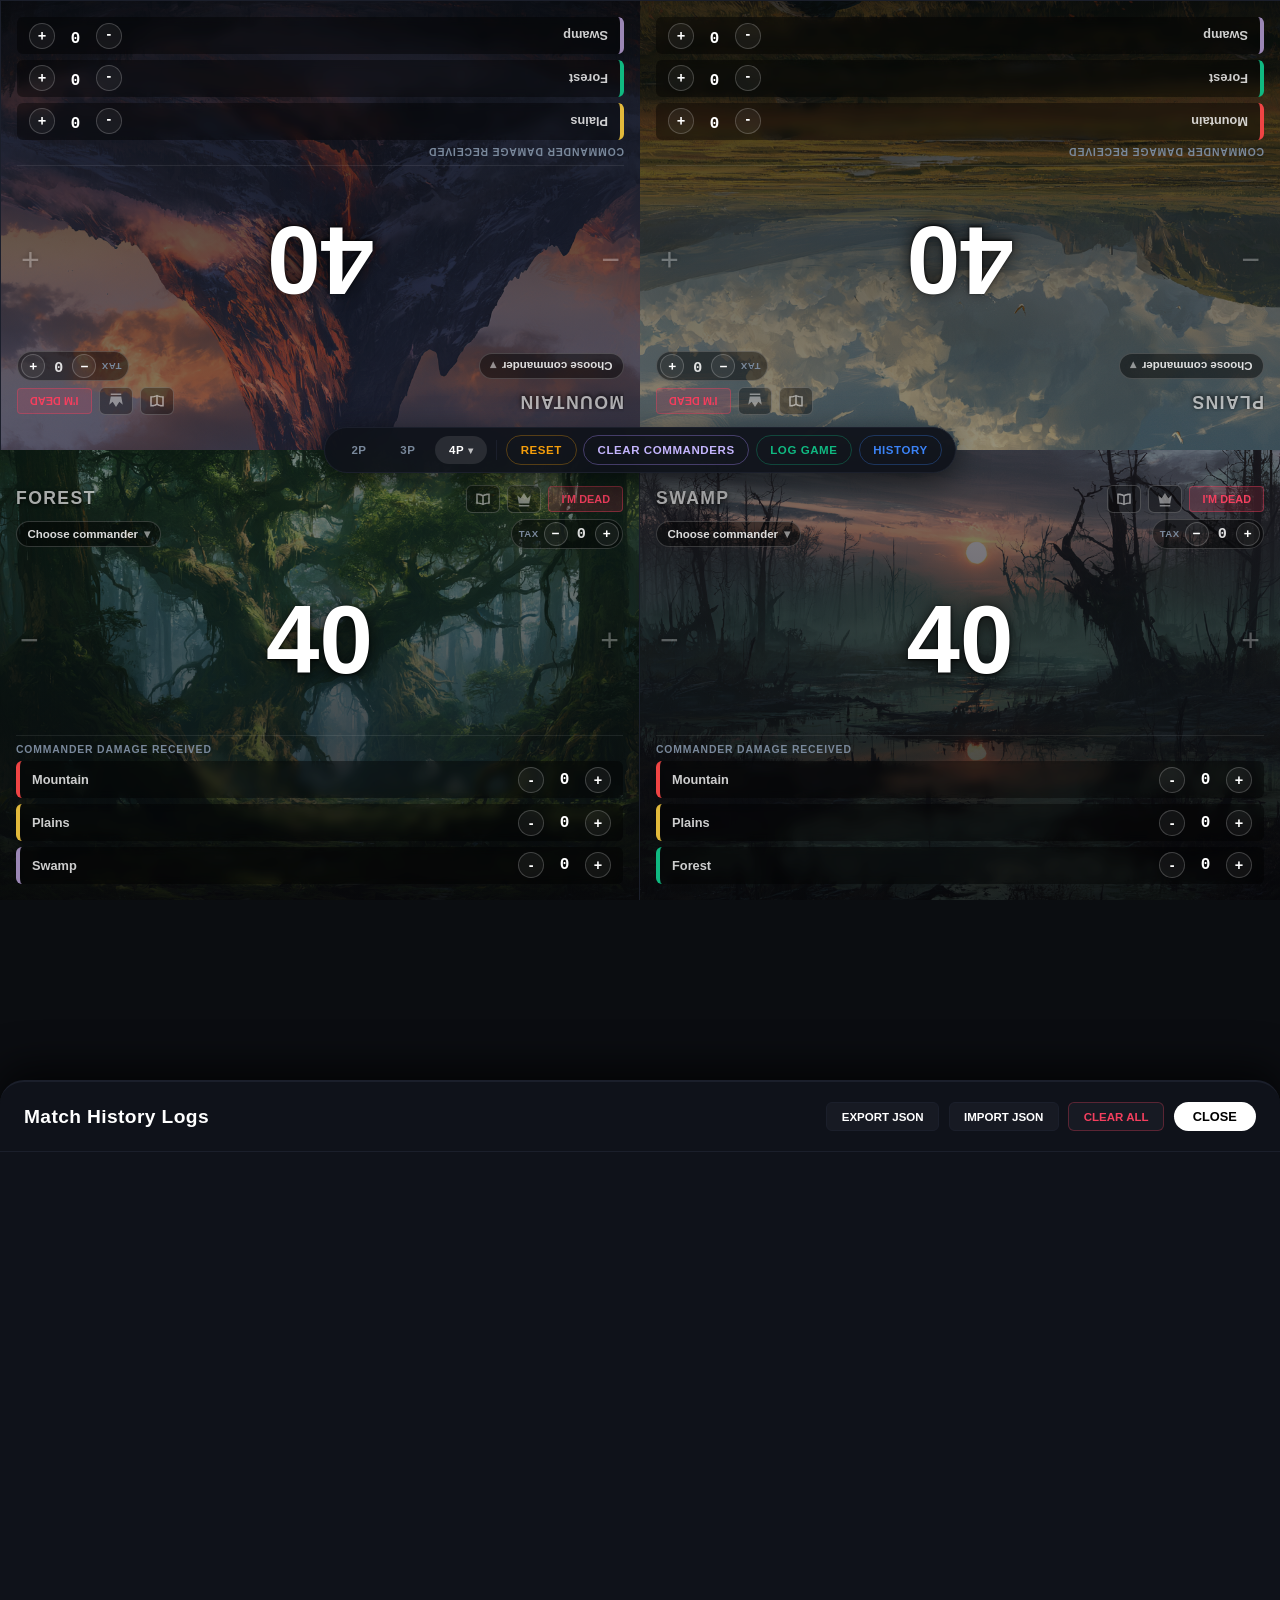
<file: app/index.html>
<!DOCTYPE html>
<html lang="en">
<head>
  <meta charset="UTF-8">
  <meta name="viewport" content="width=device-width, initial-scale=1.0, maximum-scale=1.0, user-scalable=no">
  <title>Urza's Abacus: Commander Life Tracker</title>
  <meta name="description" content="Urza's Abacus: a free life tracker for Magic: The Gathering Commander (EDH). Life, commander damage, commander tax, the monarch and match history for 2–4 players on one shared device.">
  <meta name="application-name" content="Urza's Abacus">
  <meta name="apple-mobile-web-app-title" content="Urza's Abacus">
  <meta name="apple-mobile-web-app-capable" content="yes">
  <meta name="mobile-web-app-capable" content="yes">
  <meta name="theme-color" content="#0b0d11">
  <link rel="icon" type="image/svg+xml" href="favicon.svg">

  <link rel="stylesheet" href="css/base.css">
  <link rel="stylesheet" href="css/layout.css">
  <link rel="stylesheet" href="css/player-card.css">
  <link rel="stylesheet" href="css/commander-picker.css">
  <link rel="stylesheet" href="css/hud.css">
  <link rel="stylesheet" href="css/history.css">
</head>
<body>

  <!-- The table. BoardView fills it with one player card per seat. -->
  <main class="board" id="board" data-players="4"></main>

  <!-- Control bar -->
  <nav class="hud-controller-bar" id="hud" aria-label="Game controls">
    <button class="hud-btn" type="button" data-players="2">2P</button>
    <button class="hud-btn" type="button" data-players="3">3P</button>
    <button class="hud-btn active hud-btn-4p" type="button" data-players="4" aria-haspopup="true" aria-expanded="false">4P<span class="hud-caret" aria-hidden="true">▾</span></button>
    <div class="hud-divider"></div>
    <button class="hud-btn btn-reset" type="button" data-action="reset">Reset</button>
    <button class="hud-btn btn-lands" type="button" data-action="clear-commanders" title="Set every seat back to its land background">Clear Commanders</button>
    <button class="hud-btn btn-action" type="button" data-action="log-game">Log Game</button>
    <button class="hud-btn btn-log" type="button" data-action="open-history">History</button>
  </nav>

  <!-- 4P layout chooser: opens from the 4P button. It sits outside the control bar so it
       never turns with it, and its diagrams always match how the tablet lies. HudView fills it. -->
  <div class="layout-chooser" id="layout-chooser" role="menu" aria-label="Four-player layout"></div>

  <!-- Match history panel -->
  <section class="history-panel" id="history-panel" aria-label="Match history">
    <div class="panel-header">
      <h2>Match History Logs</h2>
      <div class="panel-actions">
        <button class="action-btn" type="button" data-action="export">Export JSON</button>
        <button class="action-btn" type="button" data-action="import">Import JSON</button>
        <button class="action-btn danger" type="button" data-action="clear">Clear All</button>
        <button class="action-btn close-btn" type="button" data-action="close-history">Close</button>
      </div>
    </div>
    <div class="history-stream" data-role="history-stream"></div>
    <input class="visually-hidden-input" type="file" accept=".json,application/json" data-role="import-file">
  </section>

  <!-- ===== View templates ===== -->

  <template id="player-card-template">
    <section class="player-card">
      <div class="card-header">
        <input class="player-name-input" type="text" data-role="name" aria-label="Player name" autocomplete="off">
        <div class="header-actions">
          <button class="lore-btn" type="button" data-action="lore" aria-label="Lore: cryptids of this land" aria-pressed="false" title="Lore: cryptids of this land">
            <svg viewBox="0 0 24 24" fill="currentColor" aria-hidden="true"><path d="M12 6.6C10.3 5.3 7.9 4.6 5 4.6H3v13.8h2c2.9 0 5.3.7 7 2 1.7-1.3 4.1-2 7-2h2V4.6h-2c-2.9 0-5.3.7-7 2zm-1 11.4c-1.6-.8-3.6-1.3-6-1.4V6.6c2.4.1 4.4.7 6 1.7V18zm8-1.4c-2.4.1-4.4.6-6 1.4V8.3c1.6-1 3.6-1.6 6-1.7v10z"/></svg>
          </button>
          <button class="monarch-btn" type="button" data-action="monarch" aria-label="Monarch" aria-pressed="false">
            <svg viewBox="0 0 24 24" fill="currentColor" aria-hidden="true"><path d="M3 7l4.5 4L12 4l4.5 7L21 7l-2 11H5L3 7zm2 13h14v2H5v-2z"/></svg>
          </button>
          <button class="dead-btn" type="button" data-action="dead">I'm Dead</button>
        </div>
      </div>

      <div class="commander-line">
        <button class="commander-pick-btn" type="button" data-action="open-picker">
          <span class="cp-label" data-role="commander-label">Choose commander</span><span class="cp-caret">▾</span>
        </button>
        <span class="art-credit" data-role="art-credit"></span>
        <div class="commander-meta">
          <div class="tax-control" data-role="tax" aria-label="Commander tax">
            <span class="tax-label">Tax</span>
            <button class="tax-btn" type="button" data-action="tax" data-step="-1" aria-label="Remove commander tax">−</button>
            <span class="tax-val" data-role="tax-value">0</span>
            <button class="tax-btn" type="button" data-action="tax" data-step="1" aria-label="Add commander tax">+</button>
          </div>
          <!-- Commander's color identity as mana pips, filled in by PlayerCardView -->
          <div class="commander-colors" data-role="commander-colors"></div>
        </div>
      </div>

      <!-- Tap the left half to lose life, the right half to gain life -->
      <div class="life-engine">
        <button class="life-zone life-zone-minus" type="button" data-action="life" data-step="-1" aria-label="Lose 1 life"><span class="life-zone-hint" aria-hidden="true">−</span></button>
        <span class="life-val" data-role="life">40</span>
        <button class="life-zone life-zone-plus" type="button" data-action="life" data-step="1" aria-label="Gain 1 life"><span class="life-zone-hint" aria-hidden="true">+</span></button>
      </div>

      <div class="commander-panel">
        <div class="panel-title">Commander Damage Received</div>
        <div class="cmd-rows" data-role="cmd-rows"></div>
      </div>

      <!-- Lore: the card flips to the AlphaCryptids of this seat's land -->
      <div class="lore-panel" data-role="lore" aria-hidden="true">
        <div class="lore-head">
          <div>
            <div class="lore-set">AlphaCryptids</div>
            <h3 class="lore-title" data-role="lore-title">Lore</h3>
          </div>
          <button class="lore-close" type="button" data-action="lore">Back</button>
        </div>
        <ul class="lore-list" data-role="lore-list"></ul>
      </div>

      <div class="commander-picker" data-role="picker">
        <div class="picker-top">
          <input class="picker-search" type="search" placeholder="Search commanders…" autocomplete="off" autocorrect="off" spellcheck="false" data-role="picker-search" aria-label="Search commanders">
          <button class="picker-close" type="button" data-action="close-picker">Close</button>
        </div>
        <div class="picker-results" data-role="picker-results"></div>
      </div>
    </section>
  </template>

  <template id="cmd-row-template">
    <div class="cmd-row">
      <span class="cmd-label" data-role="cmd-label"></span>
      <div class="cmd-controls">
        <button class="cmd-sub-btn" type="button" data-action="cmd" data-step="-1" aria-label="Remove commander damage">-</button>
        <span class="cmd-damage-val" data-role="cmd-value">0</span>
        <button class="cmd-sub-btn" type="button" data-action="cmd" data-step="1" aria-label="Add commander damage">+</button>
      </div>
    </div>
  </template>

  <!-- ===== Scripts (order matters: config, utils, models, views, controllers, app) =====
       Plain scripts sharing one EDH namespace, so the app still works
       when index.html is opened straight from a folder. -->
  <script src="js/config.js"></script>
  <script src="js/utils/emitter.js"></script>
  <script src="js/utils/storage.js"></script>
  <script src="js/utils/dom.js"></script>
  <script src="js/utils/mana.js"></script>
  <script src="js/models/CommanderCatalog.js"></script>
  <script src="js/models/LoreCatalog.js"></script>
  <script src="js/models/GameModel.js"></script>
  <script src="js/models/HistoryModel.js"></script>
  <script src="js/views/CommanderPickerView.js"></script>
  <script src="js/views/PlayerCardView.js"></script>
  <script src="js/views/BoardView.js"></script>
  <script src="js/views/HudView.js"></script>
  <script src="js/views/HistoryView.js"></script>
  <script src="js/controllers/GameController.js"></script>
  <script src="js/controllers/CommanderController.js"></script>
  <script src="js/controllers/HistoryController.js"></script>
  <script src="js/app.js"></script>
</body>
</html>
</file>
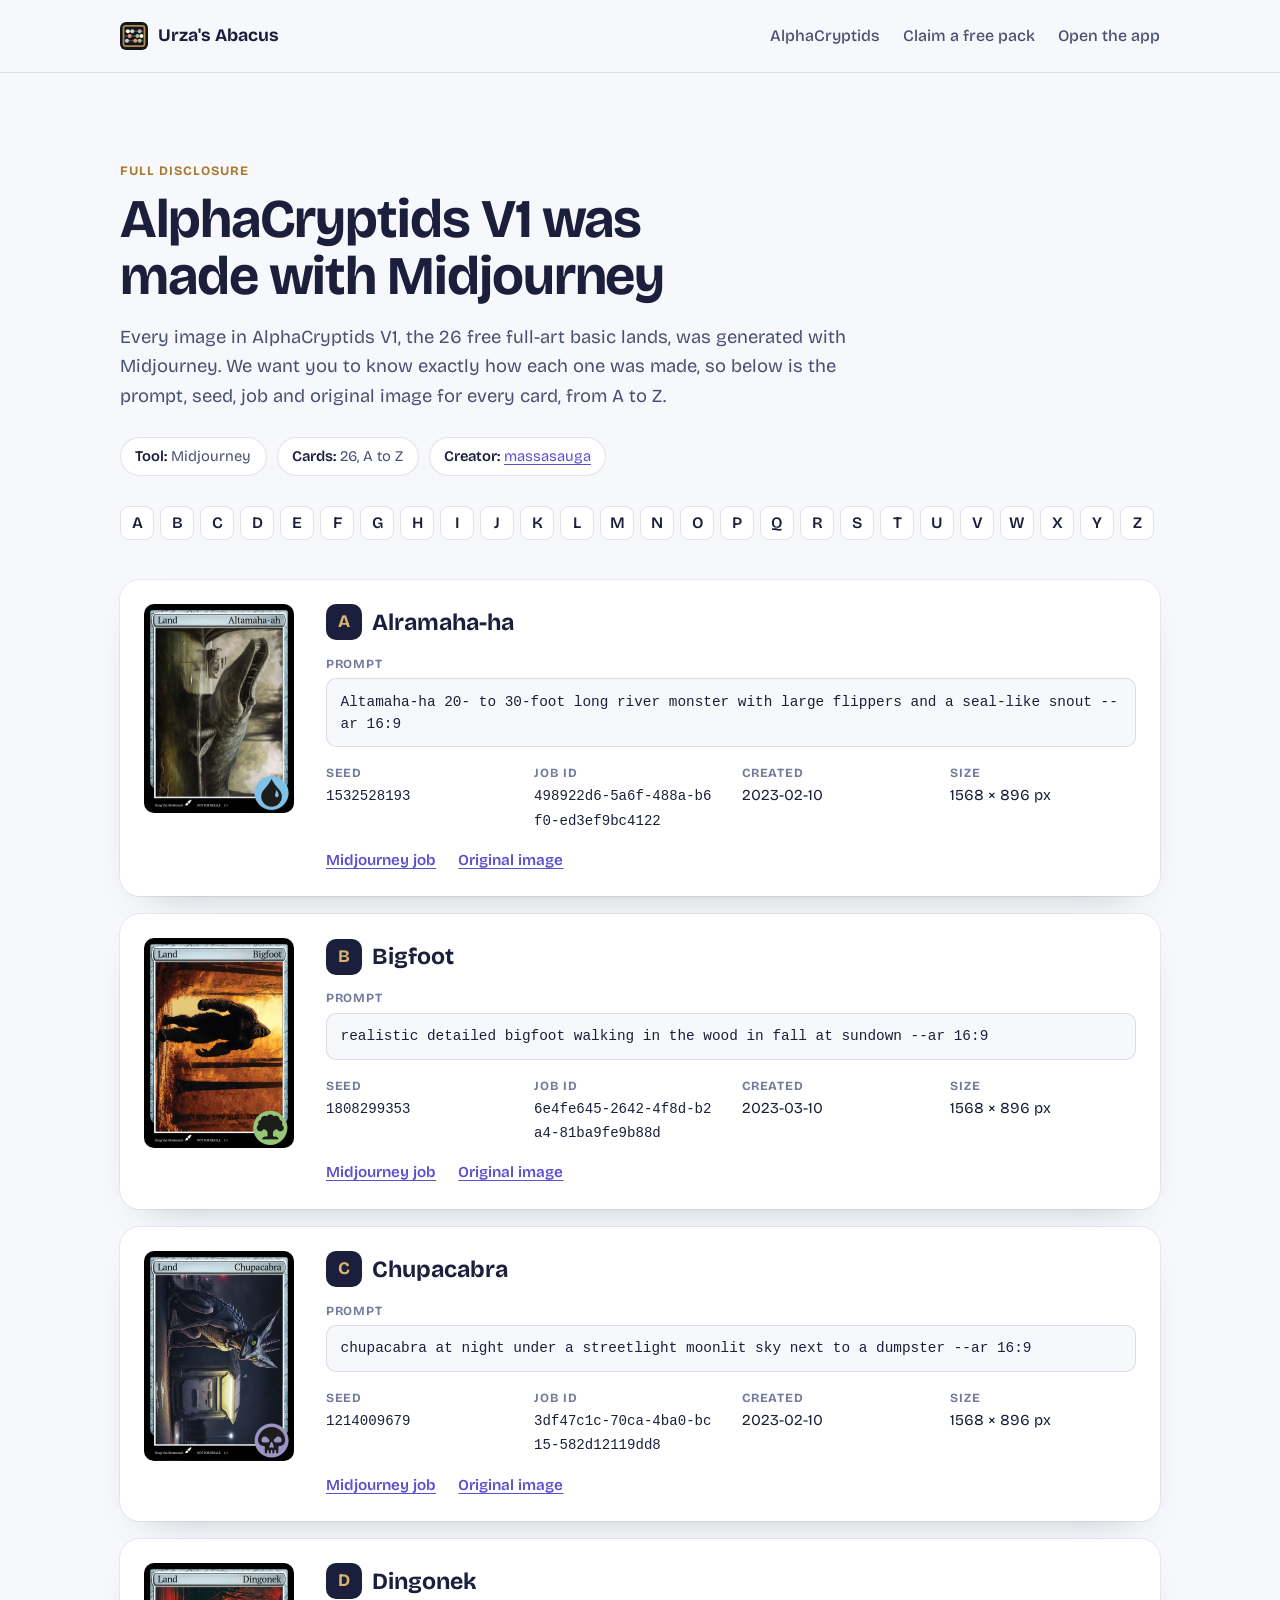
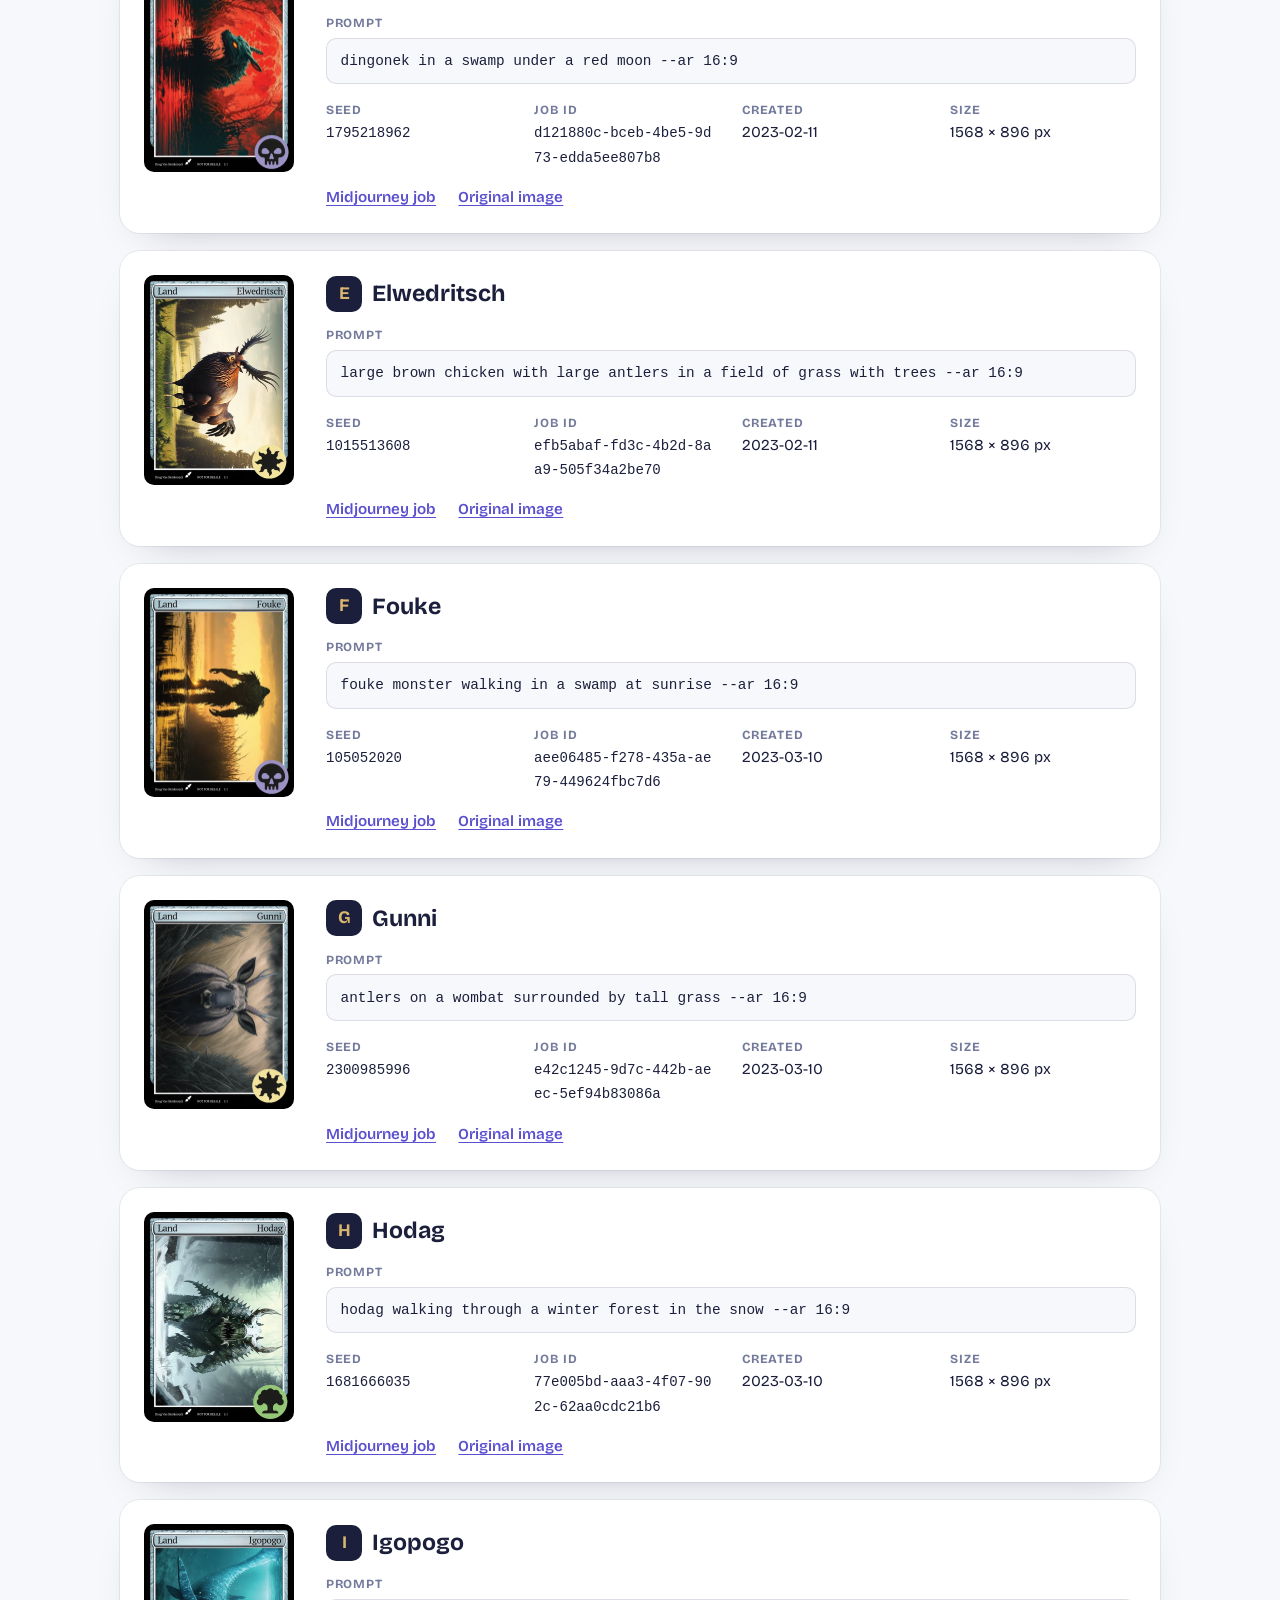
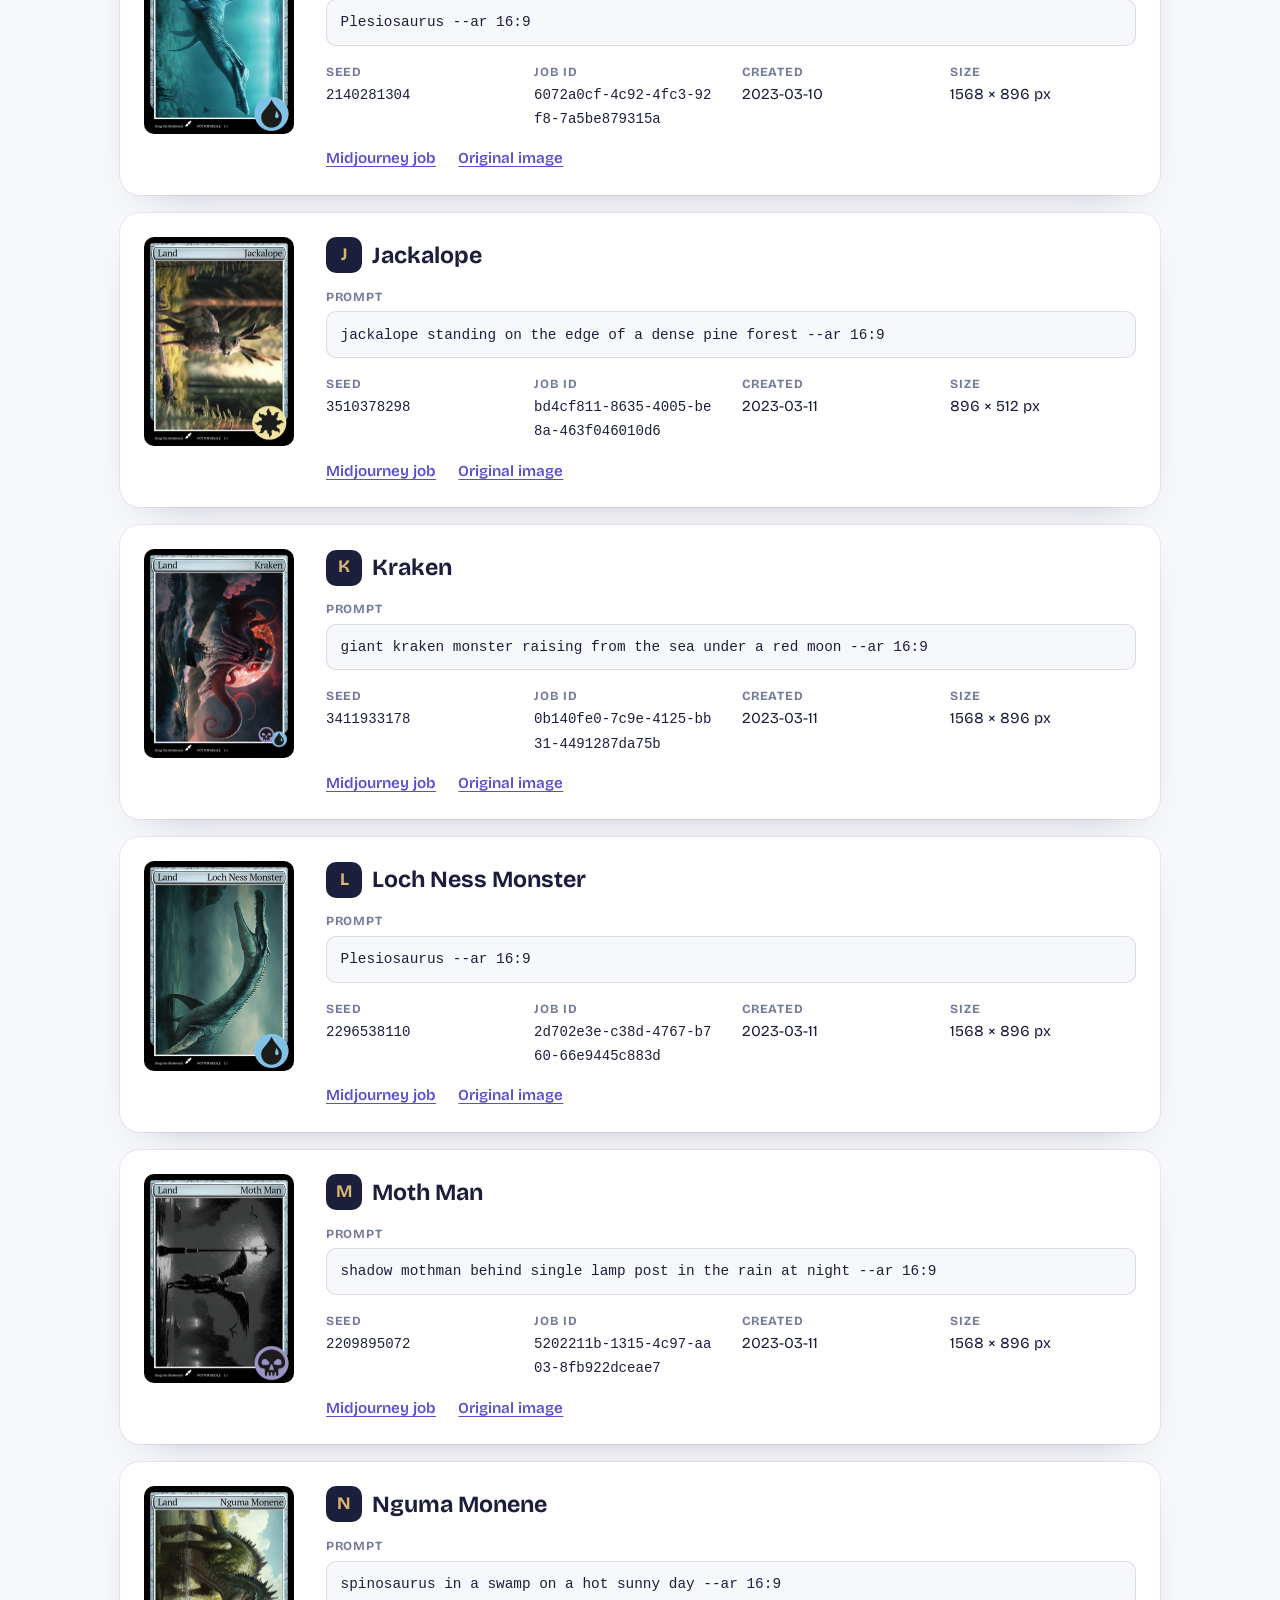
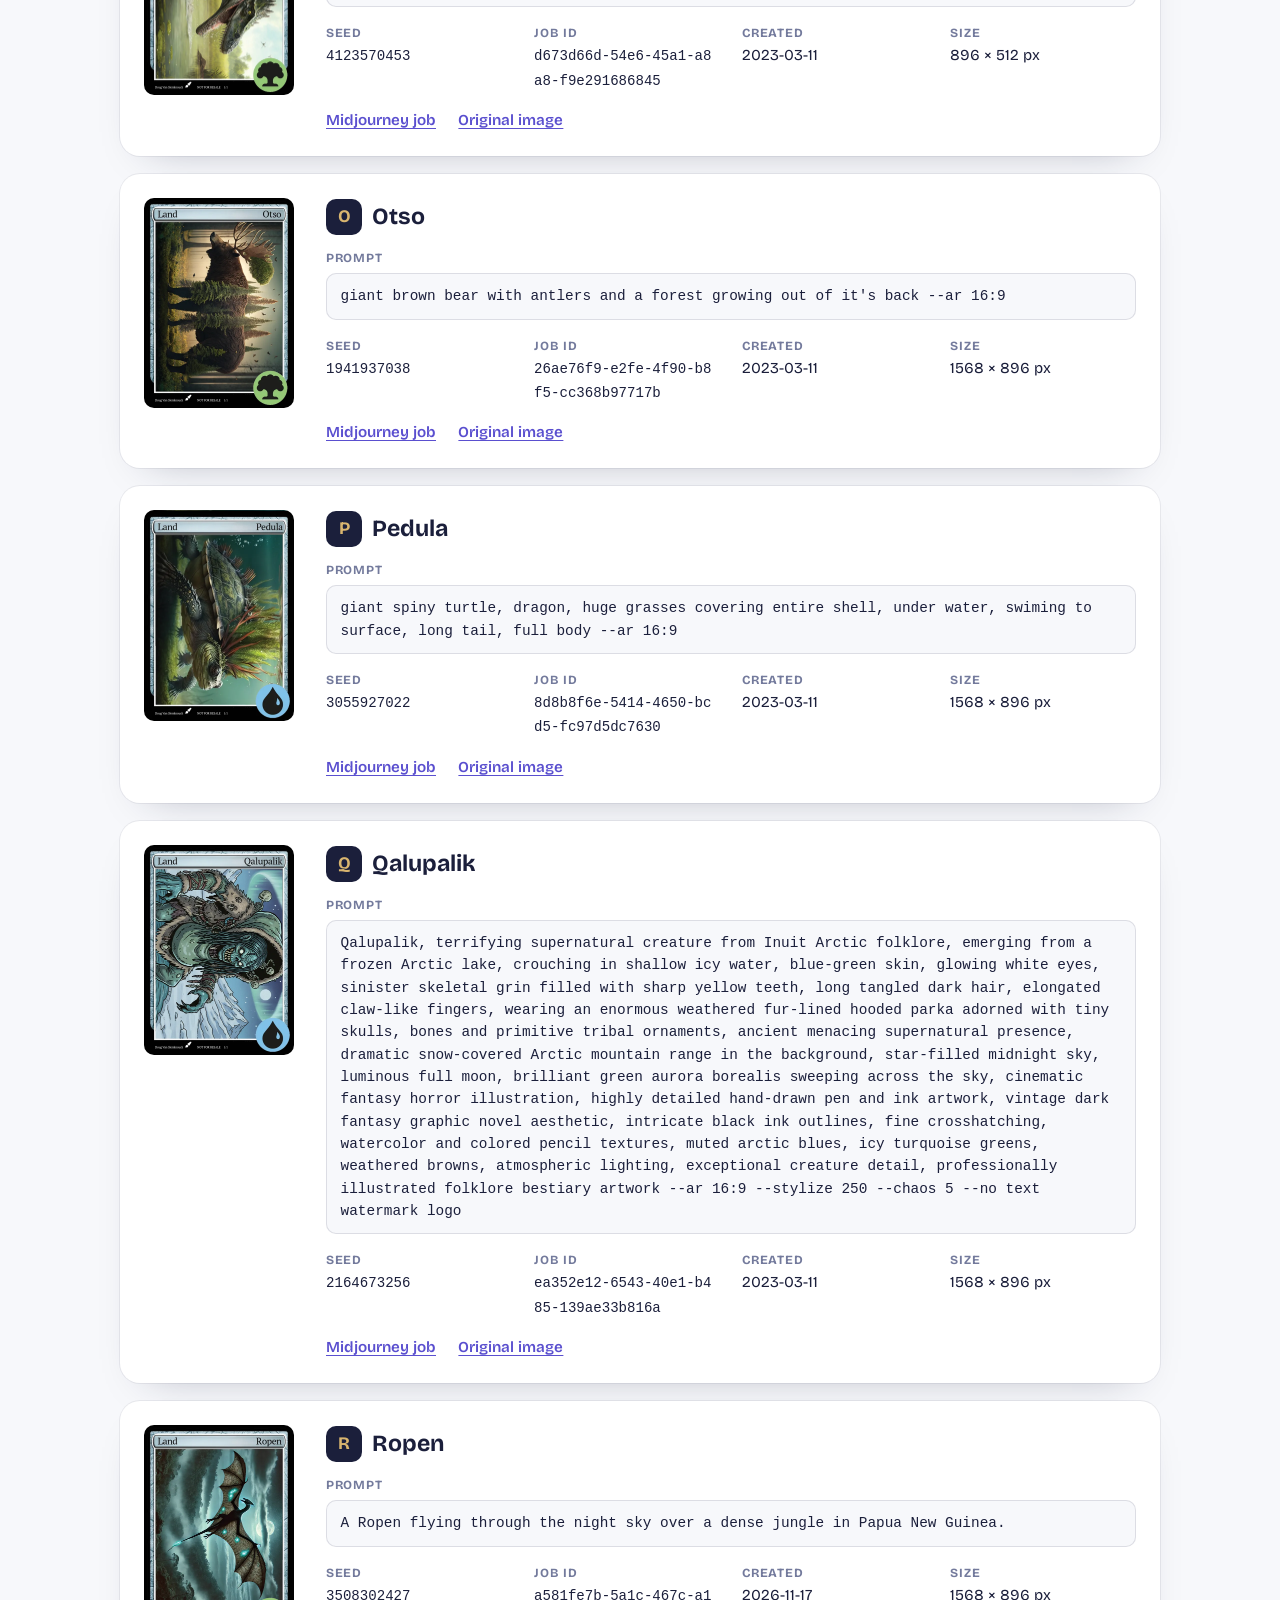
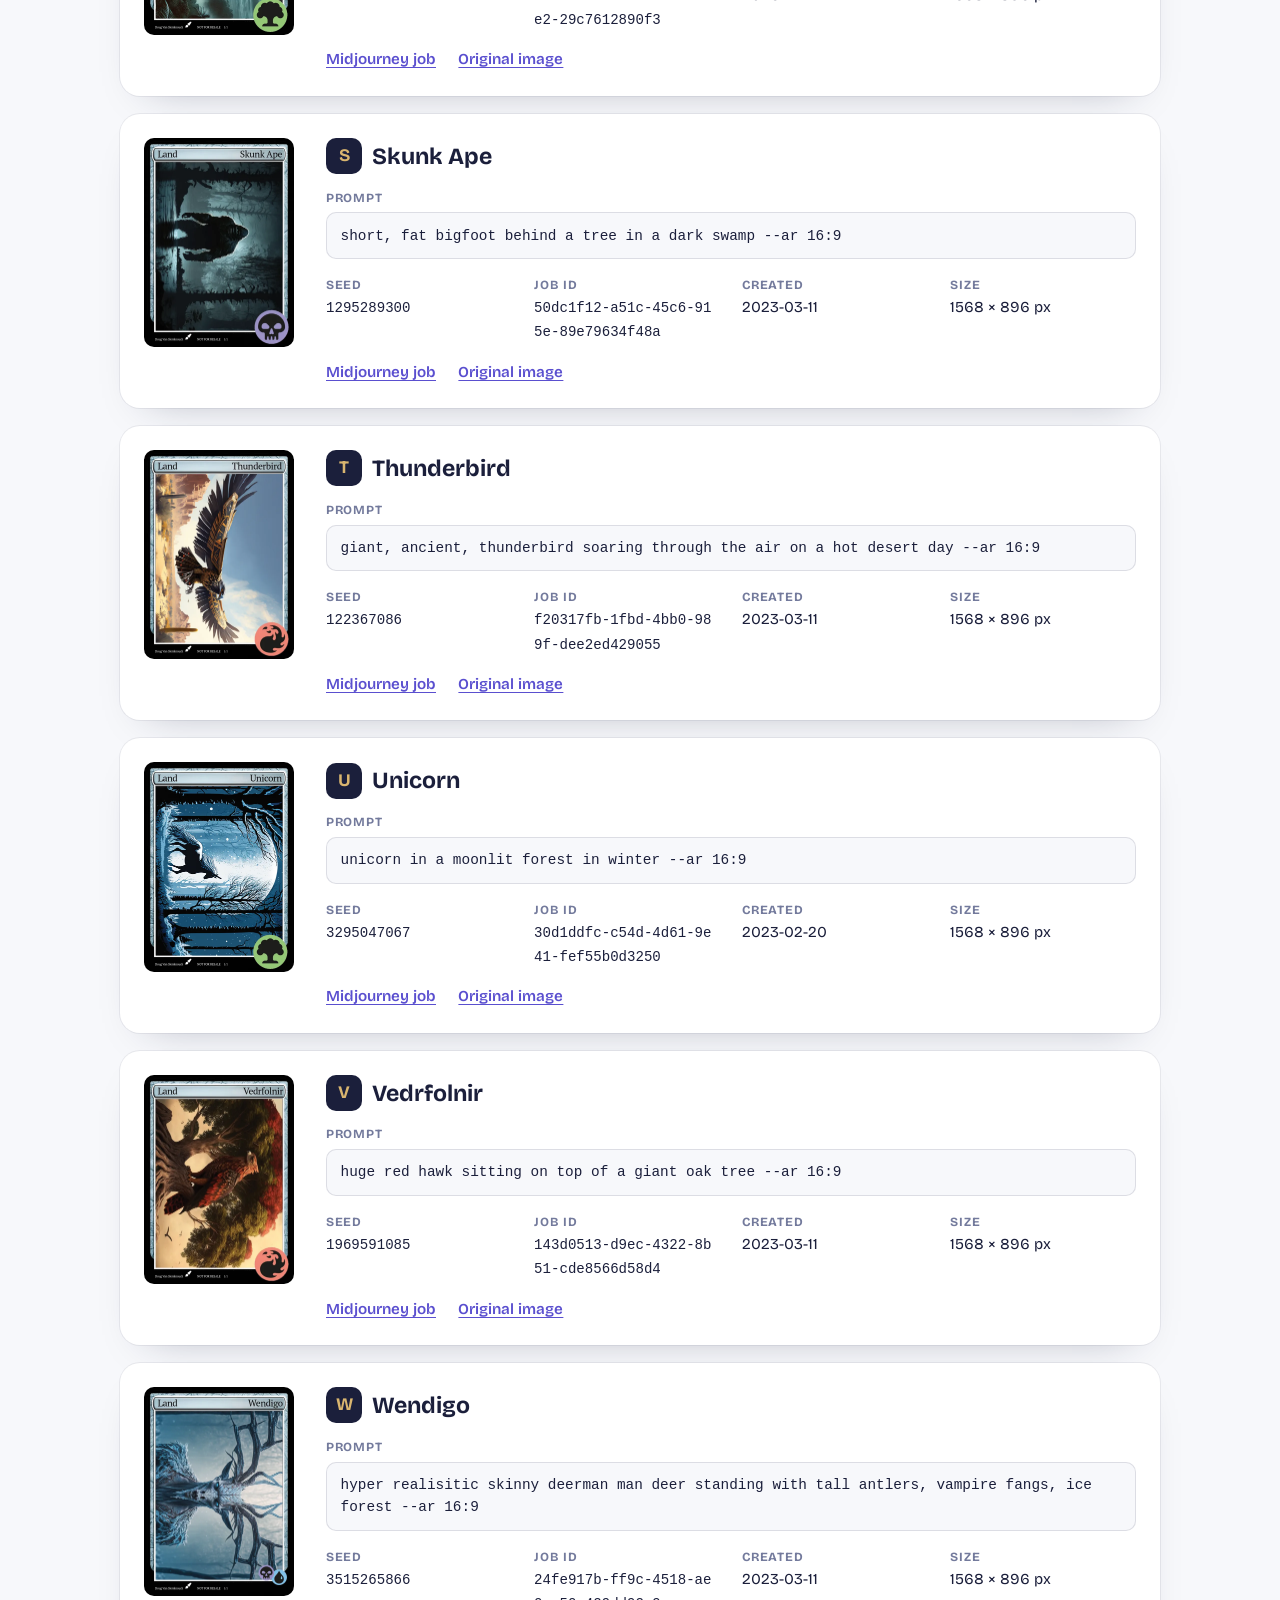
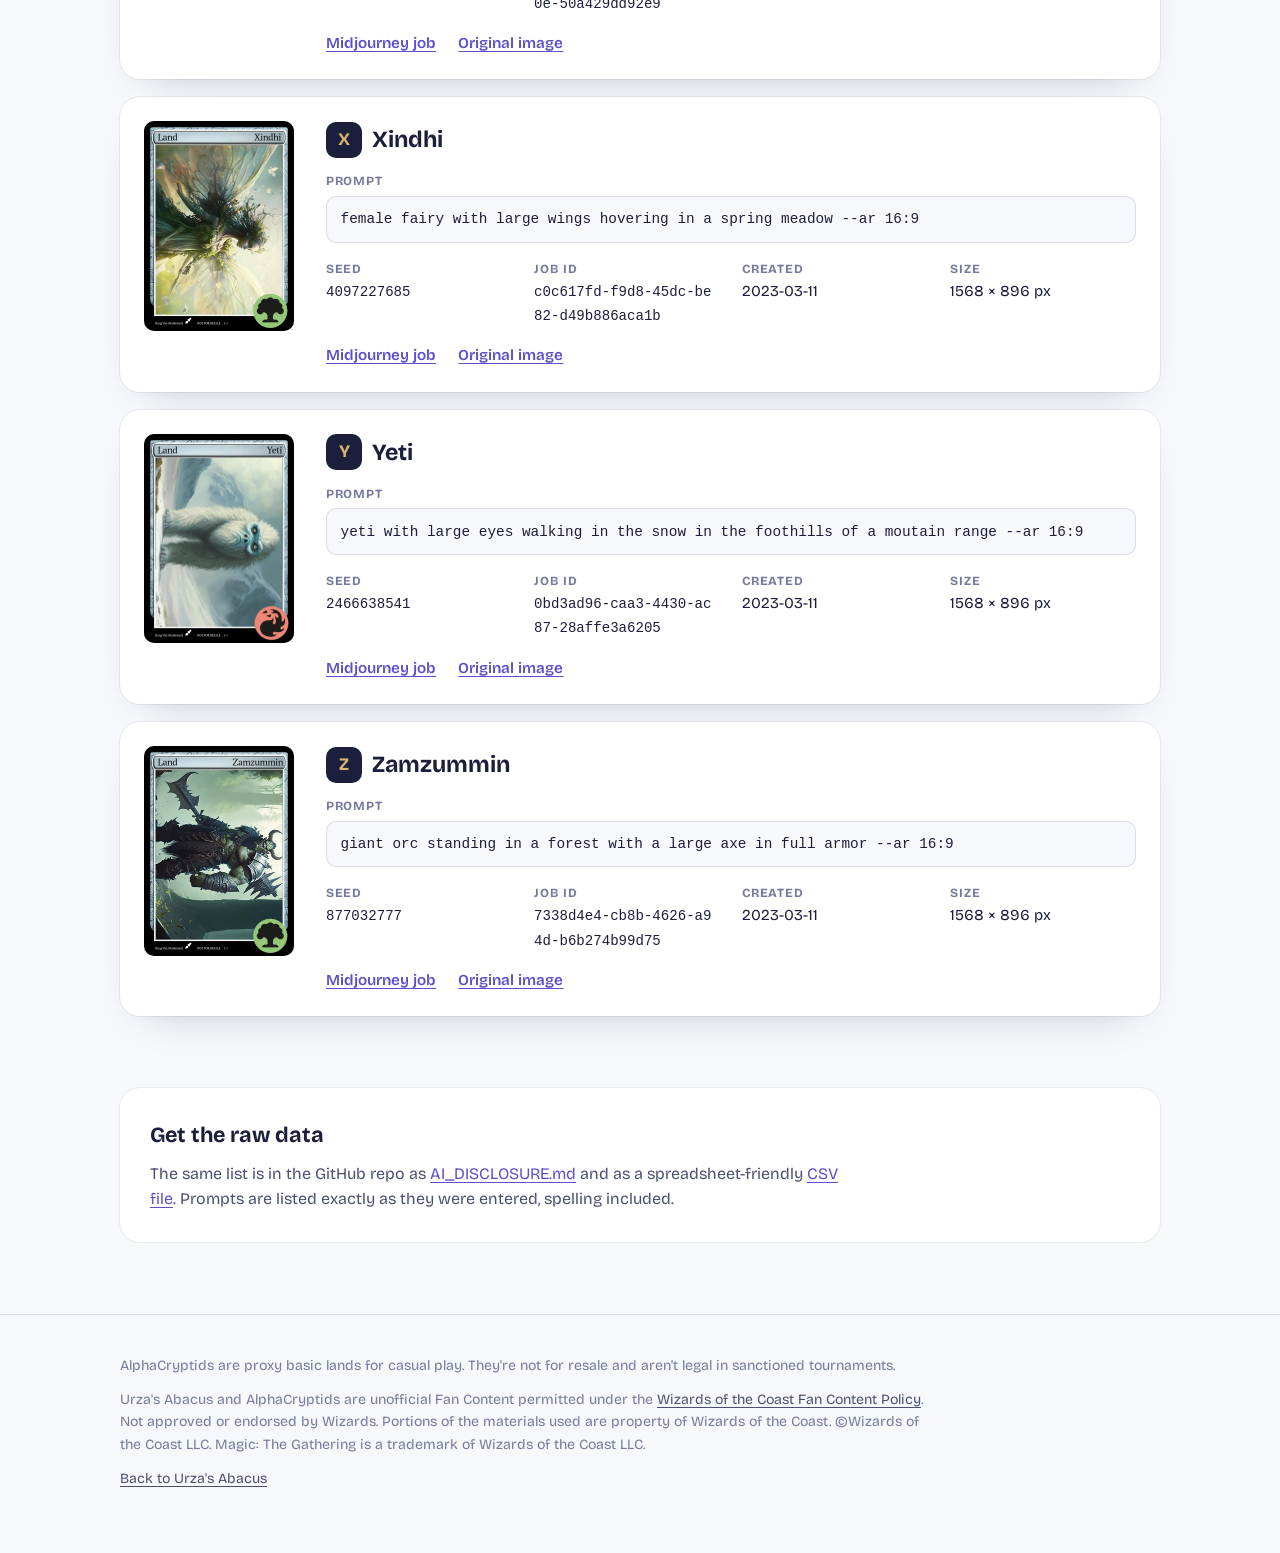
<file: disclosure.html>
<!DOCTYPE html>
<html lang="en">
<head>
  <meta charset="UTF-8">
  <meta name="viewport" content="width=device-width, initial-scale=1">
  <title>AlphaCryptids V1: AI Art Disclosure · Urza's Abacus</title>
  <meta name="description" content="The 26 AlphaCryptids V1 land images were made with Midjourney. Here is the prompt, seed, job and original image for every card.">
  <meta name="theme-color" content="#f7f8fb">
  <link rel="icon" type="image/svg+xml" href="favicon.svg">
  <meta property="og:title" content="AlphaCryptids V1: AI Art Disclosure">
  <meta property="og:description" content="Every AlphaCryptids V1 image was made with Midjourney. Prompts, seeds and jobs for all 26 cards.">
  <link rel="preconnect" href="https://fonts.googleapis.com">
  <link rel="preconnect" href="https://fonts.gstatic.com" crossorigin>
  <link href="https://fonts.googleapis.com/css2?family=Bricolage+Grotesque:opsz,wght@12..96,400;12..96,500;12..96,600;12..96,700;12..96,800&display=swap" rel="stylesheet">
  <style>
    :root {
      --ink: #1b1f3b; --ink-soft: #4a5072; --ink-faint: #737a9c;
      --paper: #f7f8fb; --white: #ffffff;
      --violet: #5a4fcf; --violet-deep: #463bb5;
      --brass: #a87b2f; --brass-light: #d9b56f;
      --line: rgba(27, 31, 59, 0.07); --line-strong: rgba(27, 31, 59, 0.12);
      --max: 1120px; --gutter: clamp(20px, 4vw, 40px);
      --font: "Bricolage Grotesque", ui-sans-serif, system-ui, -apple-system, "Segoe UI", sans-serif;
      --mono: ui-monospace, SFMono-Regular, Menlo, Consolas, monospace;
    }
    *, *::before, *::after { box-sizing: border-box; }
    html { scroll-behavior: smooth; }
    body { margin: 0; background: var(--paper); color: var(--ink); font: 400 1rem/1.6 var(--font); }
    a { color: var(--violet); text-underline-offset: 3px; }
    a:hover { color: var(--violet-deep); }
    .wrap { max-width: var(--max); margin: 0 auto; padding: 0 var(--gutter); }
    header { padding: 22px 0; border-bottom: 1px solid var(--line-strong); }
    header .wrap { display: flex; justify-content: space-between; align-items: center; gap: 16px; flex-wrap: wrap; }
    .brand { display: inline-flex; align-items: center; gap: 10px; font-weight: 700; color: var(--ink); text-decoration: none; font-size: 1.1rem; }
    .brand img { width: 28px; height: 28px; }
    header nav a { color: var(--ink-soft); text-decoration: none; margin-left: 1.2rem; font-weight: 500; }
    header nav a:hover { color: var(--ink); }

    .intro { padding: clamp(48px, 7vw, 88px) 0 32px; }
    .eyebrow { color: var(--brass); font-weight: 700; letter-spacing: .08em; text-transform: uppercase; font-size: .8rem; margin: 0 0 .6rem; }
    h1 { font-size: clamp(2.1rem, 5vw, 3.4rem); line-height: 1.05; letter-spacing: -0.02em; margin: 0 0 1.1rem; max-width: 18ch; }
    .lede { font-size: 1.15rem; color: var(--ink-soft); max-width: 62ch; margin: 0; }
    .facts { display: flex; flex-wrap: wrap; gap: 10px; margin: 26px 0 0; padding: 0; list-style: none; }
    .facts li { background: var(--white); border: 1px solid var(--line-strong); border-radius: 999px; padding: .4rem .9rem; font-size: .92rem; color: var(--ink-soft); }
    .facts b { color: var(--ink); font-weight: 600; }
    .jump { display: flex; flex-wrap: wrap; gap: 6px; margin: 30px 0 0; padding: 0; list-style: none; }
    .jump a { display: grid; place-items: center; width: 34px; height: 34px; border-radius: 9px; background: var(--white); border: 1px solid var(--line-strong); text-decoration: none; color: var(--ink); font-weight: 600; }
    .jump a:hover { border-color: var(--violet); color: var(--violet); }

    .sources { list-style: none; margin: 0; padding: 8px 0 72px; display: grid; gap: 18px; }
    .src { display: grid; grid-template-columns: 150px 1fr; gap: clamp(18px, 3vw, 32px); background: var(--white); border-radius: 20px; padding: clamp(16px, 2.4vw, 24px); box-shadow: 0 0 0 1px var(--line), 0 18px 40px -28px rgba(27,31,59,.35); scroll-margin-top: 24px; }
    .src img { width: 100%; height: auto; border-radius: 10px; display: block; }
    .src h2 { margin: 0 0 .8rem; font-size: 1.45rem; display: flex; align-items: center; gap: .6rem; }
    .letter { display: grid; place-items: center; width: 36px; height: 36px; border-radius: 10px; background: var(--ink); color: var(--brass-light); font-size: 1.1rem; }
    .label { display: block; font-size: .78rem; font-weight: 700; letter-spacing: .06em; text-transform: uppercase; color: var(--ink-faint); margin-bottom: .3rem; }
    .prompt { margin: 0 0 1rem; }
    .prompt code { display: block; font: .9rem/1.55 var(--mono); background: var(--paper); border: 1px solid var(--line-strong); border-radius: 10px; padding: .7rem .85rem; color: var(--ink); white-space: pre-wrap; word-break: break-word; }
    dl { display: grid; grid-template-columns: repeat(auto-fit, minmax(170px, 1fr)); gap: .6rem 1.4rem; margin: 0; }
    dt { font-size: .78rem; font-weight: 700; letter-spacing: .06em; text-transform: uppercase; color: var(--ink-faint); }
    dd { margin: 0; font-size: .95rem; word-break: break-all; }
    dd code { font: .88rem var(--mono); }
    .src-links { margin: 1rem 0 0; display: flex; flex-wrap: wrap; gap: .5rem 1.4rem; font-weight: 600; font-size: .95rem; }

    .data { background: var(--white); border-radius: 20px; padding: clamp(20px, 3vw, 30px); box-shadow: 0 0 0 1px var(--line); margin-bottom: 72px; }
    .data h2 { margin: 0 0 .5rem; font-size: 1.35rem; }
    .data p { margin: .4rem 0 0; color: var(--ink-soft); max-width: 70ch; }

    footer { border-top: 1px solid var(--line-strong); padding: 40px 0 52px; font-size: .88rem; color: var(--ink-faint); }
    footer p { margin: 0 0 .7rem; max-width: 90ch; }
    footer a { color: var(--ink-soft); }

    @media (max-width: 640px) {
      .src { grid-template-columns: 1fr; }
      .src img { max-width: 200px; }
      header nav a { margin: 0 1rem 0 0; }
    }
  </style>
</head>
<body>
  <header>
    <div class="wrap">
      <a class="brand" href="index.html"><img src="favicon.svg" alt="">Urza's Abacus</a>
      <nav aria-label="Main">
        <a href="index.html#alphacryptids">AlphaCryptids</a>
        <a href="index.html#signup">Claim a free pack</a>
        <a href="app/index.html">Open the app</a>
      </nav>
    </div>
  </header>

  <main>
    <section class="intro">
      <div class="wrap">
        <p class="eyebrow">Full disclosure</p>
        <h1>AlphaCryptids V1 was made with Midjourney</h1>
        <p class="lede">Every image in AlphaCryptids V1, the 26 free full-art basic lands, was generated with Midjourney. We want you to know exactly how each one was made, so below is the prompt, seed, job and original image for every card, from A to Z.</p>
        <ul class="facts">
          <li><b>Tool:</b> Midjourney</li>
          <li><b>Cards:</b> 26, A to Z</li>
          <li><b>Creator:</b> <a href="https://www.midjourney.com/@massasauga?tab=spotlight">massasauga</a></li>
        </ul>
        <ul class="jump" aria-label="Jump to a letter">
          <li><a href="#card-a">A</a></li>
          <li><a href="#card-b">B</a></li>
          <li><a href="#card-c">C</a></li>
          <li><a href="#card-d">D</a></li>
          <li><a href="#card-e">E</a></li>
          <li><a href="#card-f">F</a></li>
          <li><a href="#card-g">G</a></li>
          <li><a href="#card-h">H</a></li>
          <li><a href="#card-i">I</a></li>
          <li><a href="#card-j">J</a></li>
          <li><a href="#card-k">K</a></li>
          <li><a href="#card-l">L</a></li>
          <li><a href="#card-m">M</a></li>
          <li><a href="#card-n">N</a></li>
          <li><a href="#card-o">O</a></li>
          <li><a href="#card-p">P</a></li>
          <li><a href="#card-q">Q</a></li>
          <li><a href="#card-r">R</a></li>
          <li><a href="#card-s">S</a></li>
          <li><a href="#card-t">T</a></li>
          <li><a href="#card-u">U</a></li>
          <li><a href="#card-v">V</a></li>
          <li><a href="#card-w">W</a></li>
          <li><a href="#card-x">X</a></li>
          <li><a href="#card-y">Y</a></li>
          <li><a href="#card-z">Z</a></li>
        </ul>
      </div>
    </section>

    <div class="wrap">
      <ol class="sources">
      <li class="src" id="card-a">
        <img src="images/site/alphacryptids/altamaha-ha.webp" width="600" height="838" loading="lazy" alt="Alramaha-ha: the AlphaCryptids land for the letter A">
        <div class="src-body">
          <h2><span class="letter">A</span>Alramaha-ha</h2>
          <p class="prompt"><span class="label">Prompt</span><code>Altamaha-ha 20- to 30-foot long river monster with large flippers and a seal-like snout --ar 16:9</code></p>
          <dl>
            <div><dt>Seed</dt><dd><code>1532528193</code></dd></div>
            <div><dt>Job ID</dt><dd><code>498922d6-5a6f-488a-b6f0-ed3ef9bc4122</code></dd></div>
            <div><dt>Created</dt><dd>2023-02-10</dd></div>
            <div><dt>Size</dt><dd>1568 × 896 px</dd></div>
          </dl>
          <p class="src-links"><a href="https://www.midjourney.com/jobs/498922d6-5a6f-488a-b6f0-ed3ef9bc4122?index=0">Midjourney job</a><a href="https://cdn.midjourney.com/498922d6-5a6f-488a-b6f0-ed3ef9bc4122/0_0.png">Original image</a></p>
        </div>
      </li>
      <li class="src" id="card-b">
        <img src="images/site/alphacryptids/bigfoot.webp" width="600" height="838" loading="lazy" alt="Bigfoot: the AlphaCryptids land for the letter B">
        <div class="src-body">
          <h2><span class="letter">B</span>Bigfoot</h2>
          <p class="prompt"><span class="label">Prompt</span><code>realistic detailed bigfoot walking in the wood in fall at sundown --ar 16:9</code></p>
          <dl>
            <div><dt>Seed</dt><dd><code>1808299353</code></dd></div>
            <div><dt>Job ID</dt><dd><code>6e4fe645-2642-4f8d-b2a4-81ba9fe9b88d</code></dd></div>
            <div><dt>Created</dt><dd>2023-03-10</dd></div>
            <div><dt>Size</dt><dd>1568 × 896 px</dd></div>
          </dl>
          <p class="src-links"><a href="https://www.midjourney.com/jobs/6e4fe645-2642-4f8d-b2a4-81ba9fe9b88d?index=0">Midjourney job</a><a href="https://cdn.midjourney.com/6e4fe645-2642-4f8d-b2a4-81ba9fe9b88d/0_0.png">Original image</a></p>
        </div>
      </li>
      <li class="src" id="card-c">
        <img src="images/site/alphacryptids/chupacabra.webp" width="600" height="838" loading="lazy" alt="Chupacabra: the AlphaCryptids land for the letter C">
        <div class="src-body">
          <h2><span class="letter">C</span>Chupacabra</h2>
          <p class="prompt"><span class="label">Prompt</span><code>chupacabra at night under a streetlight moonlit sky next to a dumpster --ar 16:9</code></p>
          <dl>
            <div><dt>Seed</dt><dd><code>1214009679</code></dd></div>
            <div><dt>Job ID</dt><dd><code>3df47c1c-70ca-4ba0-bc15-582d12119dd8</code></dd></div>
            <div><dt>Created</dt><dd>2023-02-10</dd></div>
            <div><dt>Size</dt><dd>1568 × 896 px</dd></div>
          </dl>
          <p class="src-links"><a href="https://www.midjourney.com/jobs/3df47c1c-70ca-4ba0-bc15-582d12119dd8?index=0">Midjourney job</a><a href="https://cdn.midjourney.com/3df47c1c-70ca-4ba0-bc15-582d12119dd8/0_0.png">Original image</a></p>
        </div>
      </li>
      <li class="src" id="card-d">
        <img src="images/site/alphacryptids/dingonek.webp" width="600" height="838" loading="lazy" alt="Dingonek: the AlphaCryptids land for the letter D">
        <div class="src-body">
          <h2><span class="letter">D</span>Dingonek</h2>
          <p class="prompt"><span class="label">Prompt</span><code>dingonek in a swamp under a red moon --ar 16:9</code></p>
          <dl>
            <div><dt>Seed</dt><dd><code>1795218962</code></dd></div>
            <div><dt>Job ID</dt><dd><code>d121880c-bceb-4be5-9d73-edda5ee807b8</code></dd></div>
            <div><dt>Created</dt><dd>2023-02-11</dd></div>
            <div><dt>Size</dt><dd>1568 × 896 px</dd></div>
          </dl>
          <p class="src-links"><a href="https://www.midjourney.com/jobs/d121880c-bceb-4be5-9d73-edda5ee807b8?index=0">Midjourney job</a><a href="https://cdn.midjourney.com/d121880c-bceb-4be5-9d73-edda5ee807b8/0_0.png">Original image</a></p>
        </div>
      </li>
      <li class="src" id="card-e">
        <img src="images/site/alphacryptids/elwedritsch.webp" width="600" height="838" loading="lazy" alt="Elwedritsch: the AlphaCryptids land for the letter E">
        <div class="src-body">
          <h2><span class="letter">E</span>Elwedritsch</h2>
          <p class="prompt"><span class="label">Prompt</span><code>large brown chicken with large antlers in a field of grass with trees --ar 16:9</code></p>
          <dl>
            <div><dt>Seed</dt><dd><code>1015513608</code></dd></div>
            <div><dt>Job ID</dt><dd><code>efb5abaf-fd3c-4b2d-8aa9-505f34a2be70</code></dd></div>
            <div><dt>Created</dt><dd>2023-02-11</dd></div>
            <div><dt>Size</dt><dd>1568 × 896 px</dd></div>
          </dl>
          <p class="src-links"><a href="https://www.midjourney.com/jobs/efb5abaf-fd3c-4b2d-8aa9-505f34a2be70?index=0">Midjourney job</a><a href="https://cdn.midjourney.com/efb5abaf-fd3c-4b2d-8aa9-505f34a2be70/0_0.png">Original image</a></p>
        </div>
      </li>
      <li class="src" id="card-f">
        <img src="images/site/alphacryptids/fouke.webp" width="600" height="838" loading="lazy" alt="Fouke: the AlphaCryptids land for the letter F">
        <div class="src-body">
          <h2><span class="letter">F</span>Fouke</h2>
          <p class="prompt"><span class="label">Prompt</span><code>fouke monster walking in a swamp at sunrise --ar 16:9</code></p>
          <dl>
            <div><dt>Seed</dt><dd><code>105052020</code></dd></div>
            <div><dt>Job ID</dt><dd><code>aee06485-f278-435a-ae79-449624fbc7d6</code></dd></div>
            <div><dt>Created</dt><dd>2023-03-10</dd></div>
            <div><dt>Size</dt><dd>1568 × 896 px</dd></div>
          </dl>
          <p class="src-links"><a href="https://www.midjourney.com/jobs/aee06485-f278-435a-ae79-449624fbc7d6?index=0">Midjourney job</a><a href="https://cdn.midjourney.com/aee06485-f278-435a-ae79-449624fbc7d6/0_0.png">Original image</a></p>
        </div>
      </li>
      <li class="src" id="card-g">
        <img src="images/site/alphacryptids/gunni.webp" width="600" height="838" loading="lazy" alt="Gunni: the AlphaCryptids land for the letter G">
        <div class="src-body">
          <h2><span class="letter">G</span>Gunni</h2>
          <p class="prompt"><span class="label">Prompt</span><code>antlers on a wombat surrounded by tall grass --ar 16:9</code></p>
          <dl>
            <div><dt>Seed</dt><dd><code>2300985996</code></dd></div>
            <div><dt>Job ID</dt><dd><code>e42c1245-9d7c-442b-aeec-5ef94b83086a</code></dd></div>
            <div><dt>Created</dt><dd>2023-03-10</dd></div>
            <div><dt>Size</dt><dd>1568 × 896 px</dd></div>
          </dl>
          <p class="src-links"><a href="https://www.midjourney.com/jobs/e42c1245-9d7c-442b-aeec-5ef94b83086a?index=0">Midjourney job</a><a href="https://cdn.midjourney.com/e42c1245-9d7c-442b-aeec-5ef94b83086a/0_0.png">Original image</a></p>
        </div>
      </li>
      <li class="src" id="card-h">
        <img src="images/site/alphacryptids/hodag.webp" width="600" height="838" loading="lazy" alt="Hodag: the AlphaCryptids land for the letter H">
        <div class="src-body">
          <h2><span class="letter">H</span>Hodag</h2>
          <p class="prompt"><span class="label">Prompt</span><code>hodag walking through a winter forest in the snow --ar 16:9</code></p>
          <dl>
            <div><dt>Seed</dt><dd><code>1681666035</code></dd></div>
            <div><dt>Job ID</dt><dd><code>77e005bd-aaa3-4f07-902c-62aa0cdc21b6</code></dd></div>
            <div><dt>Created</dt><dd>2023-03-10</dd></div>
            <div><dt>Size</dt><dd>1568 × 896 px</dd></div>
          </dl>
          <p class="src-links"><a href="https://www.midjourney.com/jobs/77e005bd-aaa3-4f07-902c-62aa0cdc21b6?index=0">Midjourney job</a><a href="https://cdn.midjourney.com/77e005bd-aaa3-4f07-902c-62aa0cdc21b6/0_0.png">Original image</a></p>
        </div>
      </li>
      <li class="src" id="card-i">
        <img src="images/site/alphacryptids/igopogo.webp" width="600" height="838" loading="lazy" alt="Igopogo: the AlphaCryptids land for the letter I">
        <div class="src-body">
          <h2><span class="letter">I</span>Igopogo</h2>
          <p class="prompt"><span class="label">Prompt</span><code>Plesiosaurus --ar 16:9</code></p>
          <dl>
            <div><dt>Seed</dt><dd><code>2140281304</code></dd></div>
            <div><dt>Job ID</dt><dd><code>6072a0cf-4c92-4fc3-92f8-7a5be879315a</code></dd></div>
            <div><dt>Created</dt><dd>2023-03-10</dd></div>
            <div><dt>Size</dt><dd>1568 × 896 px</dd></div>
          </dl>
          <p class="src-links"><a href="https://www.midjourney.com/jobs/6072a0cf-4c92-4fc3-92f8-7a5be879315a?index=0">Midjourney job</a><a href="https://cdn.midjourney.com/6072a0cf-4c92-4fc3-92f8-7a5be879315a/0_0.png">Original image</a></p>
        </div>
      </li>
      <li class="src" id="card-j">
        <img src="images/site/alphacryptids/jackalope.webp" width="600" height="838" loading="lazy" alt="Jackalope: the AlphaCryptids land for the letter J">
        <div class="src-body">
          <h2><span class="letter">J</span>Jackalope</h2>
          <p class="prompt"><span class="label">Prompt</span><code>jackalope standing on the edge of a dense pine forest --ar 16:9</code></p>
          <dl>
            <div><dt>Seed</dt><dd><code>3510378298</code></dd></div>
            <div><dt>Job ID</dt><dd><code>bd4cf811-8635-4005-be8a-463f046010d6</code></dd></div>
            <div><dt>Created</dt><dd>2023-03-11</dd></div>
            <div><dt>Size</dt><dd>896 × 512 px</dd></div>
          </dl>
          <p class="src-links"><a href="https://www.midjourney.com/jobs/bd4cf811-8635-4005-be8a-463f046010d6?index=1">Midjourney job</a><a href="https://cdn.midjourney.com/bd4cf811-8635-4005-be8a-463f046010d6/0_1.png">Original image</a></p>
        </div>
      </li>
      <li class="src" id="card-k">
        <img src="images/site/alphacryptids/kraken.webp" width="600" height="838" loading="lazy" alt="Kraken: the AlphaCryptids land for the letter K">
        <div class="src-body">
          <h2><span class="letter">K</span>Kraken</h2>
          <p class="prompt"><span class="label">Prompt</span><code>giant kraken monster raising from the sea under a red moon --ar 16:9</code></p>
          <dl>
            <div><dt>Seed</dt><dd><code>3411933178</code></dd></div>
            <div><dt>Job ID</dt><dd><code>0b140fe0-7c9e-4125-bb31-4491287da75b</code></dd></div>
            <div><dt>Created</dt><dd>2023-03-11</dd></div>
            <div><dt>Size</dt><dd>1568 × 896 px</dd></div>
          </dl>
          <p class="src-links"><a href="https://www.midjourney.com/jobs/0b140fe0-7c9e-4125-bb31-4491287da75b?index=0">Midjourney job</a><a href="https://cdn.midjourney.com/0b140fe0-7c9e-4125-bb31-4491287da75b/0_0.png">Original image</a></p>
        </div>
      </li>
      <li class="src" id="card-l">
        <img src="images/site/alphacryptids/loch-ness-monster.webp" width="600" height="838" loading="lazy" alt="Loch Ness Monster: the AlphaCryptids land for the letter L">
        <div class="src-body">
          <h2><span class="letter">L</span>Loch Ness Monster</h2>
          <p class="prompt"><span class="label">Prompt</span><code>Plesiosaurus --ar 16:9</code></p>
          <dl>
            <div><dt>Seed</dt><dd><code>2296538110</code></dd></div>
            <div><dt>Job ID</dt><dd><code>2d702e3e-c38d-4767-b760-66e9445c883d</code></dd></div>
            <div><dt>Created</dt><dd>2023-03-11</dd></div>
            <div><dt>Size</dt><dd>1568 × 896 px</dd></div>
          </dl>
          <p class="src-links"><a href="https://www.midjourney.com/jobs/2d702e3e-c38d-4767-b760-66e9445c883d?index=0">Midjourney job</a><a href="https://cdn.midjourney.com/2d702e3e-c38d-4767-b760-66e9445c883d/0_0.png">Original image</a></p>
        </div>
      </li>
      <li class="src" id="card-m">
        <img src="images/site/alphacryptids/mothman.webp" width="600" height="838" loading="lazy" alt="Moth Man: the AlphaCryptids land for the letter M">
        <div class="src-body">
          <h2><span class="letter">M</span>Moth Man</h2>
          <p class="prompt"><span class="label">Prompt</span><code>shadow mothman behind single lamp post in the rain at night --ar 16:9</code></p>
          <dl>
            <div><dt>Seed</dt><dd><code>2209895072</code></dd></div>
            <div><dt>Job ID</dt><dd><code>5202211b-1315-4c97-aa03-8fb922dceae7</code></dd></div>
            <div><dt>Created</dt><dd>2023-03-11</dd></div>
            <div><dt>Size</dt><dd>1568 × 896 px</dd></div>
          </dl>
          <p class="src-links"><a href="https://www.midjourney.com/jobs/5202211b-1315-4c97-aa03-8fb922dceae7?index=0">Midjourney job</a><a href="https://cdn.midjourney.com/5202211b-1315-4c97-aa03-8fb922dceae7/0_0.png">Original image</a></p>
        </div>
      </li>
      <li class="src" id="card-n">
        <img src="images/site/alphacryptids/nguma-monene.webp" width="600" height="838" loading="lazy" alt="Nguma Monene: the AlphaCryptids land for the letter N">
        <div class="src-body">
          <h2><span class="letter">N</span>Nguma Monene</h2>
          <p class="prompt"><span class="label">Prompt</span><code>spinosaurus in a swamp on a hot sunny day --ar 16:9</code></p>
          <dl>
            <div><dt>Seed</dt><dd><code>4123570453</code></dd></div>
            <div><dt>Job ID</dt><dd><code>d673d66d-54e6-45a1-a8a8-f9e291686845</code></dd></div>
            <div><dt>Created</dt><dd>2023-03-11</dd></div>
            <div><dt>Size</dt><dd>896 × 512 px</dd></div>
          </dl>
          <p class="src-links"><a href="https://www.midjourney.com/jobs/d673d66d-54e6-45a1-a8a8-f9e291686845?index=2">Midjourney job</a><a href="https://cdn.midjourney.com/d673d66d-54e6-45a1-a8a8-f9e291686845/0_2.png">Original image</a></p>
        </div>
      </li>
      <li class="src" id="card-o">
        <img src="images/site/alphacryptids/otso.webp" width="600" height="838" loading="lazy" alt="Otso: the AlphaCryptids land for the letter O">
        <div class="src-body">
          <h2><span class="letter">O</span>Otso</h2>
          <p class="prompt"><span class="label">Prompt</span><code>giant brown bear with antlers and a forest growing out of it&#x27;s back --ar 16:9</code></p>
          <dl>
            <div><dt>Seed</dt><dd><code>1941937038</code></dd></div>
            <div><dt>Job ID</dt><dd><code>26ae76f9-e2fe-4f90-b8f5-cc368b97717b</code></dd></div>
            <div><dt>Created</dt><dd>2023-03-11</dd></div>
            <div><dt>Size</dt><dd>1568 × 896 px</dd></div>
          </dl>
          <p class="src-links"><a href="https://www.midjourney.com/jobs/26ae76f9-e2fe-4f90-b8f5-cc368b97717b?index=0">Midjourney job</a><a href="https://cdn.midjourney.com/26ae76f9-e2fe-4f90-b8f5-cc368b97717b/0_0.png">Original image</a></p>
        </div>
      </li>
      <li class="src" id="card-p">
        <img src="images/site/alphacryptids/pedula.webp" width="600" height="838" loading="lazy" alt="Pedula: the AlphaCryptids land for the letter P">
        <div class="src-body">
          <h2><span class="letter">P</span>Pedula</h2>
          <p class="prompt"><span class="label">Prompt</span><code>giant spiny turtle, dragon, huge grasses covering entire shell, under water, swiming to surface, long tail, full body --ar 16:9</code></p>
          <dl>
            <div><dt>Seed</dt><dd><code>3055927022</code></dd></div>
            <div><dt>Job ID</dt><dd><code>8d8b8f6e-5414-4650-bcd5-fc97d5dc7630</code></dd></div>
            <div><dt>Created</dt><dd>2023-03-11</dd></div>
            <div><dt>Size</dt><dd>1568 × 896 px</dd></div>
          </dl>
          <p class="src-links"><a href="https://www.midjourney.com/jobs/8d8b8f6e-5414-4650-bcd5-fc97d5dc7630?index=0">Midjourney job</a><a href="https://cdn.midjourney.com/8d8b8f6e-5414-4650-bcd5-fc97d5dc7630/0_0.png">Original image</a></p>
        </div>
      </li>
      <li class="src" id="card-q">
        <img src="images/site/alphacryptids/qalupalik.webp" width="600" height="838" loading="lazy" alt="Qalupalik: the AlphaCryptids land for the letter Q">
        <div class="src-body">
          <h2><span class="letter">Q</span>Qalupalik</h2>
          <p class="prompt"><span class="label">Prompt</span><code>Qalupalik, terrifying supernatural creature from Inuit Arctic folklore, emerging from a frozen Arctic lake, crouching in shallow icy water, blue-green skin, glowing white eyes, sinister skeletal grin filled with sharp yellow teeth, long tangled dark hair, elongated claw-like fingers, wearing an enormous weathered fur-lined hooded parka adorned with tiny skulls, bones and primitive tribal ornaments, ancient menacing supernatural presence, dramatic snow-covered Arctic mountain range in the background, star-filled midnight sky, luminous full moon, brilliant green aurora borealis sweeping across the sky, cinematic fantasy horror illustration, highly detailed hand-drawn pen and ink artwork, vintage dark fantasy graphic novel aesthetic, intricate black ink outlines, fine crosshatching, watercolor and colored pencil textures, muted arctic blues, icy turquoise greens, weathered browns, atmospheric lighting, exceptional creature detail, professionally illustrated folklore bestiary artwork --ar 16:9 --stylize 250 --chaos 5 --no text watermark logo</code></p>
          <dl>
            <div><dt>Seed</dt><dd><code>2164673256</code></dd></div>
            <div><dt>Job ID</dt><dd><code>ea352e12-6543-40e1-b485-139ae33b816a</code></dd></div>
            <div><dt>Created</dt><dd>2023-03-11</dd></div>
            <div><dt>Size</dt><dd>1568 × 896 px</dd></div>
          </dl>
          <p class="src-links"><a href="https://www.midjourney.com/jobs/ea352e12-6543-40e1-b485-139ae33b816a?index=0">Midjourney job</a><a href="https://cdn.midjourney.com/ea352e12-6543-40e1-b485-139ae33b816a/0_0.png">Original image</a></p>
        </div>
      </li>
      <li class="src" id="card-r">
        <img src="images/site/alphacryptids/ropen.webp" width="600" height="838" loading="lazy" alt="Ropen: the AlphaCryptids land for the letter R">
        <div class="src-body">
          <h2><span class="letter">R</span>Ropen</h2>
          <p class="prompt"><span class="label">Prompt</span><code>A Ropen flying through the night sky over a dense jungle in Papua New Guinea.</code></p>
          <dl>
            <div><dt>Seed</dt><dd><code>3508302427</code></dd></div>
            <div><dt>Job ID</dt><dd><code>a581fe7b-5a1c-467c-a1e2-29c7612890f3</code></dd></div>
            <div><dt>Created</dt><dd>2026-11-17</dd></div>
            <div><dt>Size</dt><dd>1568 × 896 px</dd></div>
          </dl>
          <p class="src-links"><a href="https://www.midjourney.com/jobs/a581fe7b-5a1c-467c-a1e2-29c7612890f3?index=0">Midjourney job</a><a href="https://cdn.midjourney.com/a581fe7b-5a1c-467c-a1e2-29c7612890f3/0_0.png">Original image</a></p>
        </div>
      </li>
      <li class="src" id="card-s">
        <img src="images/site/alphacryptids/skunk-ape.webp" width="600" height="838" loading="lazy" alt="Skunk Ape: the AlphaCryptids land for the letter S">
        <div class="src-body">
          <h2><span class="letter">S</span>Skunk Ape</h2>
          <p class="prompt"><span class="label">Prompt</span><code>short, fat bigfoot behind a tree in a dark swamp --ar 16:9</code></p>
          <dl>
            <div><dt>Seed</dt><dd><code>1295289300</code></dd></div>
            <div><dt>Job ID</dt><dd><code>50dc1f12-a51c-45c6-915e-89e79634f48a</code></dd></div>
            <div><dt>Created</dt><dd>2023-03-11</dd></div>
            <div><dt>Size</dt><dd>1568 × 896 px</dd></div>
          </dl>
          <p class="src-links"><a href="https://www.midjourney.com/jobs/50dc1f12-a51c-45c6-915e-89e79634f48a?index=0">Midjourney job</a><a href="https://cdn.midjourney.com/50dc1f12-a51c-45c6-915e-89e79634f48a/0_0.png">Original image</a></p>
        </div>
      </li>
      <li class="src" id="card-t">
        <img src="images/site/alphacryptids/thunderbird.webp" width="600" height="838" loading="lazy" alt="Thunderbird: the AlphaCryptids land for the letter T">
        <div class="src-body">
          <h2><span class="letter">T</span>Thunderbird</h2>
          <p class="prompt"><span class="label">Prompt</span><code>giant, ancient, thunderbird soaring through the air on a hot desert day --ar 16:9</code></p>
          <dl>
            <div><dt>Seed</dt><dd><code>122367086</code></dd></div>
            <div><dt>Job ID</dt><dd><code>f20317fb-1fbd-4bb0-989f-dee2ed429055</code></dd></div>
            <div><dt>Created</dt><dd>2023-03-11</dd></div>
            <div><dt>Size</dt><dd>1568 × 896 px</dd></div>
          </dl>
          <p class="src-links"><a href="https://www.midjourney.com/jobs/f20317fb-1fbd-4bb0-989f-dee2ed429055?index=0">Midjourney job</a><a href="https://cdn.midjourney.com/f20317fb-1fbd-4bb0-989f-dee2ed429055/0_0.png">Original image</a></p>
        </div>
      </li>
      <li class="src" id="card-u">
        <img src="images/site/alphacryptids/unicorn.webp" width="600" height="838" loading="lazy" alt="Unicorn: the AlphaCryptids land for the letter U">
        <div class="src-body">
          <h2><span class="letter">U</span>Unicorn</h2>
          <p class="prompt"><span class="label">Prompt</span><code>unicorn in a moonlit forest in winter --ar 16:9</code></p>
          <dl>
            <div><dt>Seed</dt><dd><code>3295047067</code></dd></div>
            <div><dt>Job ID</dt><dd><code>30d1ddfc-c54d-4d61-9e41-fef55b0d3250</code></dd></div>
            <div><dt>Created</dt><dd>2023-02-20</dd></div>
            <div><dt>Size</dt><dd>1568 × 896 px</dd></div>
          </dl>
          <p class="src-links"><a href="https://www.midjourney.com/jobs/30d1ddfc-c54d-4d61-9e41-fef55b0d3250?index=0">Midjourney job</a><a href="https://cdn.midjourney.com/30d1ddfc-c54d-4d61-9e41-fef55b0d3250/0_0.png">Original image</a></p>
        </div>
      </li>
      <li class="src" id="card-v">
        <img src="images/site/alphacryptids/vedrfolnir.webp" width="600" height="838" loading="lazy" alt="Vedrfolnir: the AlphaCryptids land for the letter V">
        <div class="src-body">
          <h2><span class="letter">V</span>Vedrfolnir</h2>
          <p class="prompt"><span class="label">Prompt</span><code>huge red hawk sitting on top of a giant oak tree --ar 16:9</code></p>
          <dl>
            <div><dt>Seed</dt><dd><code>1969591085</code></dd></div>
            <div><dt>Job ID</dt><dd><code>143d0513-d9ec-4322-8b51-cde8566d58d4</code></dd></div>
            <div><dt>Created</dt><dd>2023-03-11</dd></div>
            <div><dt>Size</dt><dd>1568 × 896 px</dd></div>
          </dl>
          <p class="src-links"><a href="https://www.midjourney.com/jobs/143d0513-d9ec-4322-8b51-cde8566d58d4?index=0">Midjourney job</a><a href="https://cdn.midjourney.com/143d0513-d9ec-4322-8b51-cde8566d58d4/0_0.png">Original image</a></p>
        </div>
      </li>
      <li class="src" id="card-w">
        <img src="images/site/alphacryptids/wendigo.webp" width="600" height="838" loading="lazy" alt="Wendigo: the AlphaCryptids land for the letter W">
        <div class="src-body">
          <h2><span class="letter">W</span>Wendigo</h2>
          <p class="prompt"><span class="label">Prompt</span><code>hyper realisitic skinny deerman man deer standing with tall antlers, vampire fangs, ice forest --ar 16:9</code></p>
          <dl>
            <div><dt>Seed</dt><dd><code>3515265866</code></dd></div>
            <div><dt>Job ID</dt><dd><code>24fe917b-ff9c-4518-ae0e-50a429dd92e9</code></dd></div>
            <div><dt>Created</dt><dd>2023-03-11</dd></div>
            <div><dt>Size</dt><dd>1568 × 896 px</dd></div>
          </dl>
          <p class="src-links"><a href="https://www.midjourney.com/jobs/24fe917b-ff9c-4518-ae0e-50a429dd92e9?index=0">Midjourney job</a><a href="https://cdn.midjourney.com/24fe917b-ff9c-4518-ae0e-50a429dd92e9/0_0.png">Original image</a></p>
        </div>
      </li>
      <li class="src" id="card-x">
        <img src="images/site/alphacryptids/xindhi.webp" width="600" height="838" loading="lazy" alt="Xindhi: the AlphaCryptids land for the letter X">
        <div class="src-body">
          <h2><span class="letter">X</span>Xindhi</h2>
          <p class="prompt"><span class="label">Prompt</span><code>female fairy with large wings hovering in a spring meadow --ar 16:9</code></p>
          <dl>
            <div><dt>Seed</dt><dd><code>4097227685</code></dd></div>
            <div><dt>Job ID</dt><dd><code>c0c617fd-f9d8-45dc-be82-d49b886aca1b</code></dd></div>
            <div><dt>Created</dt><dd>2023-03-11</dd></div>
            <div><dt>Size</dt><dd>1568 × 896 px</dd></div>
          </dl>
          <p class="src-links"><a href="https://www.midjourney.com/jobs/c0c617fd-f9d8-45dc-be82-d49b886aca1b?index=0">Midjourney job</a><a href="https://cdn.midjourney.com/c0c617fd-f9d8-45dc-be82-d49b886aca1b/0_0.png">Original image</a></p>
        </div>
      </li>
      <li class="src" id="card-y">
        <img src="images/site/alphacryptids/yeti.webp" width="600" height="838" loading="lazy" alt="Yeti: the AlphaCryptids land for the letter Y">
        <div class="src-body">
          <h2><span class="letter">Y</span>Yeti</h2>
          <p class="prompt"><span class="label">Prompt</span><code>yeti with large eyes walking in the snow in the foothills of a moutain range --ar 16:9</code></p>
          <dl>
            <div><dt>Seed</dt><dd><code>2466638541</code></dd></div>
            <div><dt>Job ID</dt><dd><code>0bd3ad96-caa3-4430-ac87-28affe3a6205</code></dd></div>
            <div><dt>Created</dt><dd>2023-03-11</dd></div>
            <div><dt>Size</dt><dd>1568 × 896 px</dd></div>
          </dl>
          <p class="src-links"><a href="https://www.midjourney.com/jobs/0bd3ad96-caa3-4430-ac87-28affe3a6205?index=0">Midjourney job</a><a href="https://cdn.midjourney.com/0bd3ad96-caa3-4430-ac87-28affe3a6205/0_0.png">Original image</a></p>
        </div>
      </li>
      <li class="src" id="card-z">
        <img src="images/site/alphacryptids/zamzummin.webp" width="600" height="838" loading="lazy" alt="Zamzummin: the AlphaCryptids land for the letter Z">
        <div class="src-body">
          <h2><span class="letter">Z</span>Zamzummin</h2>
          <p class="prompt"><span class="label">Prompt</span><code>giant orc standing in a forest with a large axe in full armor --ar 16:9</code></p>
          <dl>
            <div><dt>Seed</dt><dd><code>877032777</code></dd></div>
            <div><dt>Job ID</dt><dd><code>7338d4e4-cb8b-4626-a94d-b6b274b99d75</code></dd></div>
            <div><dt>Created</dt><dd>2023-03-11</dd></div>
            <div><dt>Size</dt><dd>1568 × 896 px</dd></div>
          </dl>
          <p class="src-links"><a href="https://www.midjourney.com/jobs/7338d4e4-cb8b-4626-a94d-b6b274b99d75?index=0">Midjourney job</a><a href="https://cdn.midjourney.com/7338d4e4-cb8b-4626-a94d-b6b274b99d75/0_0.png">Original image</a></p>
        </div>
      </li>
      </ol>

      <section class="data" aria-labelledby="data-title">
        <h2 id="data-title">Get the raw data</h2>
        <p>The same list is in the GitHub repo as <a href="https://github.com/dougvanslembrouck/urzas-abacus/blob/main/AI_DISCLOSURE.md">AI_DISCLOSURE.md</a> and as a spreadsheet-friendly <a href="alphacryptids-v1-sources.csv">CSV file</a>. Prompts are listed exactly as they were entered, spelling included.</p>
      </section>
    </div>
  </main>

  <footer>
    <div class="wrap">
      <p>AlphaCryptids are proxy basic lands for casual play. They're not for resale and aren't legal in sanctioned tournaments.</p>
      <p>Urza's Abacus and AlphaCryptids are unofficial Fan Content permitted under the <a href="https://company.wizards.com/en/legal/fancontentpolicy">Wizards of the Coast Fan Content Policy</a>. Not approved or endorsed by Wizards. Portions of the materials used are property of Wizards of the Coast. ©Wizards of the Coast LLC. Magic: The Gathering is a trademark of Wizards of the Coast LLC.</p>
      <p><a href="index.html">Back to Urza's Abacus</a></p>
    </div>
  </footer>
</body>
</html>
</file>
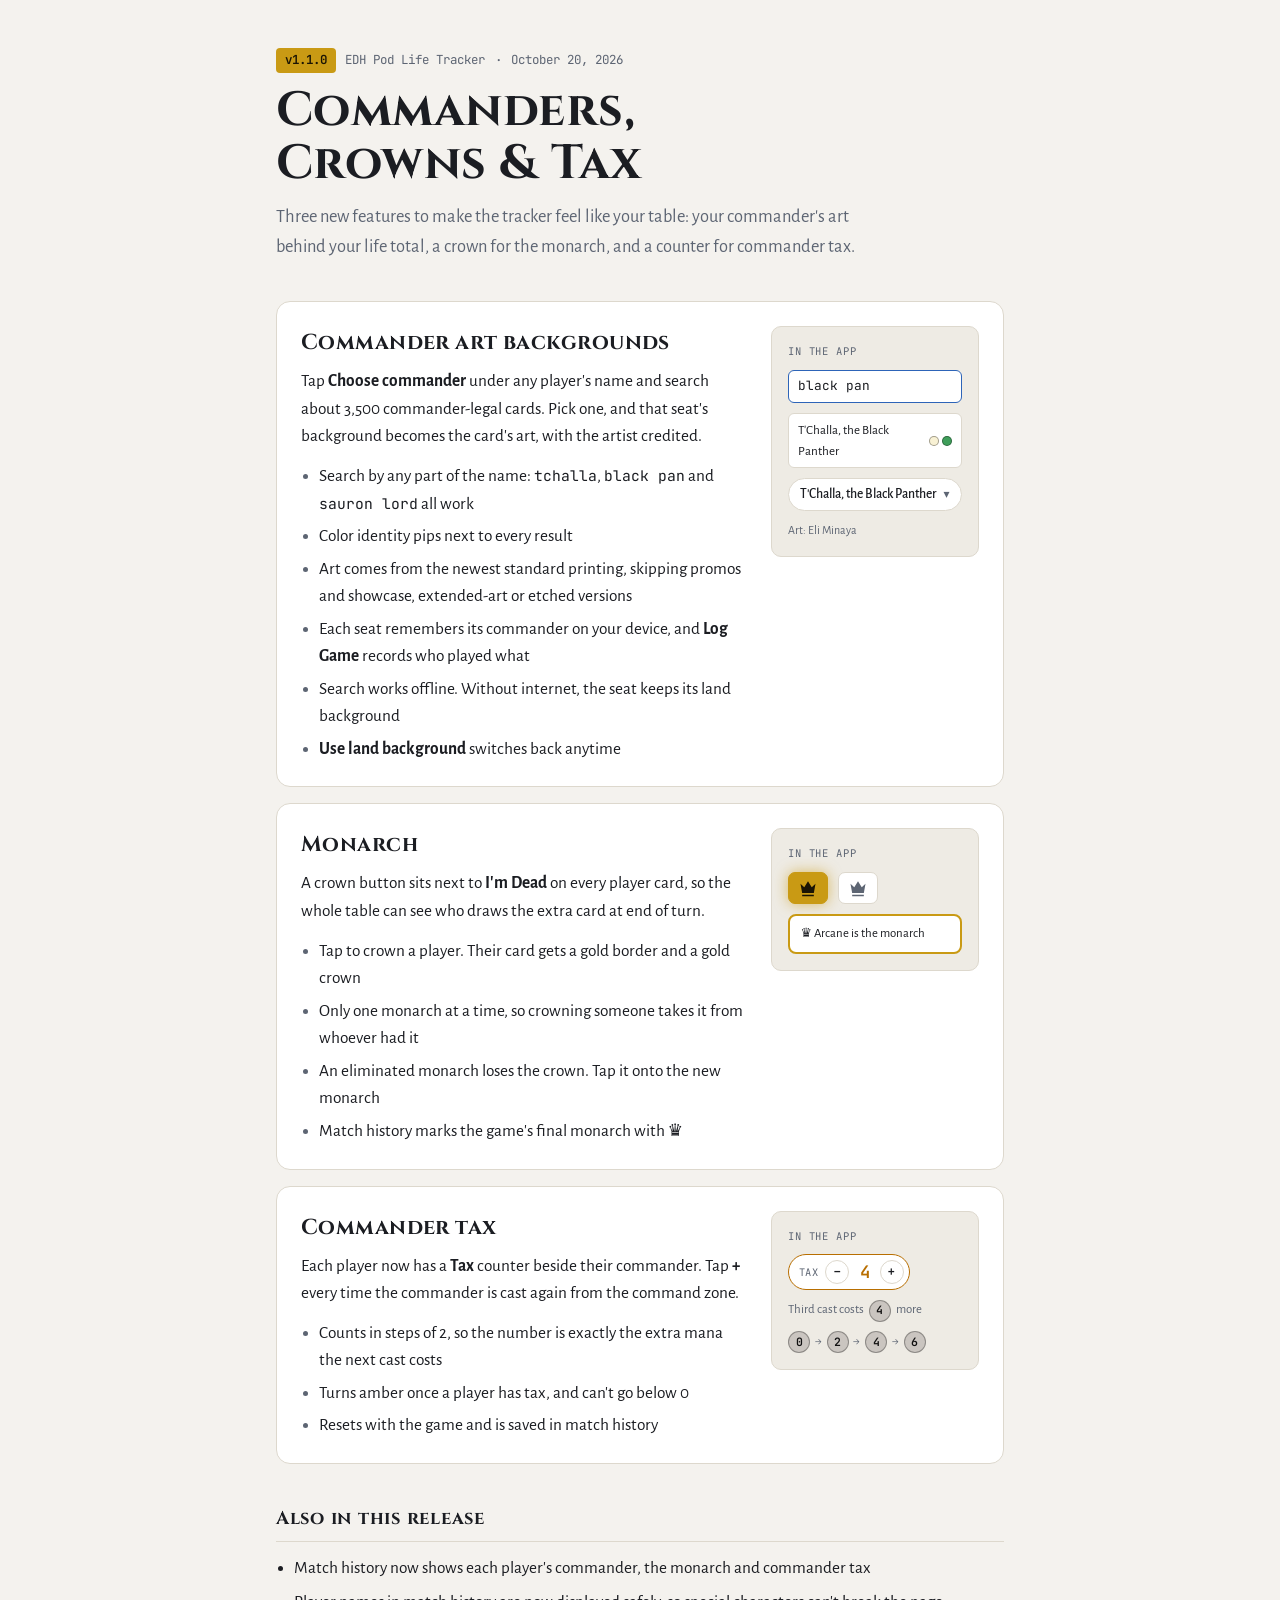
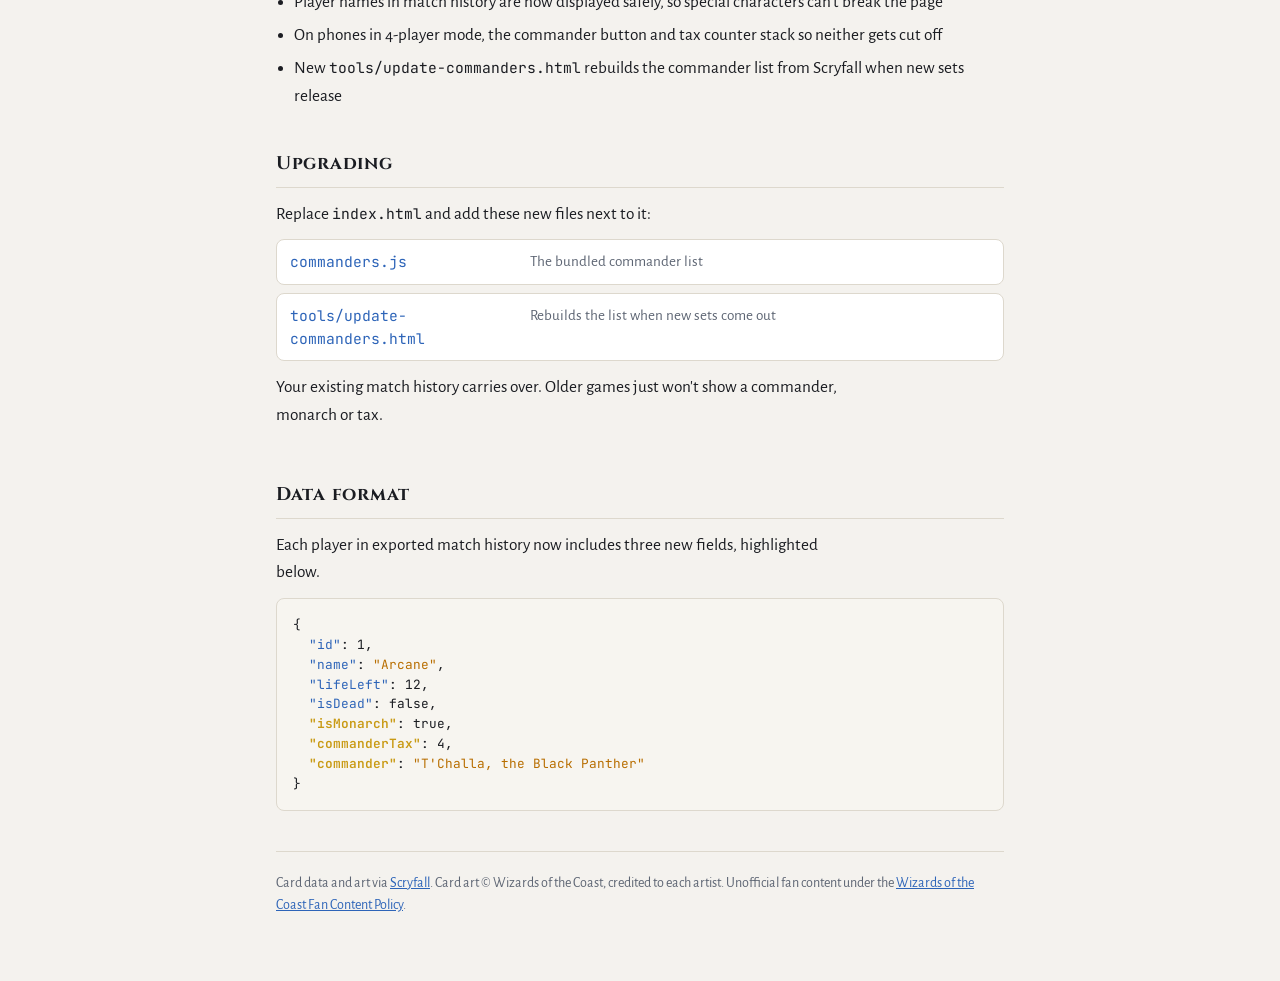
<file: releases/v1.1.0.html>
<!DOCTYPE html>
<html lang="en">
<head>
<meta charset="UTF-8">
<meta name="viewport" content="width=device-width, initial-scale=1.0, viewport-fit=cover">
<title>Life Tracker v1.1.0</title>
<meta name="claude:viewport-fit-sides" content="cover">
<link rel="preconnect" href="https://fonts.googleapis.com">
<link rel="preconnect" href="https://fonts.gstatic.com" crossorigin>
<link rel="stylesheet" href="https://fonts.googleapis.com/css2?family=Cinzel:wght@600;700&family=Alegreya+Sans:ital,wght@0,400;0,500;0,700;1,400&family=JetBrains+Mono:wght@400;600&display=swap">
<style>
  /* Layout: one reading column; each feature is a "card" whose right side shows the real control it adds. */
  :root {
    --bg: #0d0f14;
    --surface: #151922;
    --surface-2: #1c2130;
    --line: #262c3b;
    --fg: #eef0f4;
    --muted: #8f9aab;
    --gold: #f5c542;
    --gold-ink: #1a1404;
    --amber: #f59e0b;
    --blue: #7fb0f5;
    --code-bg: #0a0c10;
    --font-display: "Cinzel", "Trajan Pro", Georgia, serif;
    --font-body: "Alegreya Sans", "Segoe UI", system-ui, sans-serif;
    --font-mono: "JetBrains Mono", ui-monospace, Consolas, monospace;
    color-scheme: dark;
  }
  @media (prefers-color-scheme: light) {
    :root:not([data-theme="dark"]) {
      --bg: #f4f2ee; --surface: #ffffff; --surface-2: #eeebe4; --line: #ddd8cd;
      --fg: #1b1d22; --muted: #5d6573; --gold: #c99a14; --gold-ink: #1a1404;
      --amber: #b86e00; --blue: #2d64b8; --code-bg: #f7f5f0; color-scheme: light;
    }
  }
  :root[data-theme="light"] {
    --bg: #f4f2ee; --surface: #ffffff; --surface-2: #eeebe4; --line: #ddd8cd;
    --fg: #1b1d22; --muted: #5d6573; --gold: #c99a14; --gold-ink: #1a1404;
    --amber: #b86e00; --blue: #2d64b8; --code-bg: #f7f5f0; color-scheme: light;
  }

  * { box-sizing: border-box; }
  html, body { margin: 0; }
  body {
    background: var(--bg);
    color: var(--fg);
    font-family: var(--font-body);
    font-size: 1.08rem;
    line-height: 1.6;
  }
  .page {
    max-width: 760px;
    margin: 0 auto;
    padding-block: 3rem 4rem;
    padding-left: max(16px, env(safe-area-inset-left, 0px));
    padding-right: max(16px, env(safe-area-inset-right, 0px));
    display: flex;
    flex-direction: column;
    gap: 2.5rem;
  }

  /* Header */
  .release-head { display: flex; flex-direction: column; gap: 0.75rem; }
  .release-meta {
    display: flex; flex-wrap: wrap; align-items: center; gap: 0.6rem;
    font-family: var(--font-mono); font-size: 0.78rem; color: var(--muted);
  }
  .tag {
    font-family: var(--font-mono); font-weight: 600; font-size: 0.78rem;
    color: var(--gold-ink); background: var(--gold);
    padding: 0.15rem 0.55rem; border-radius: 4px;
  }
  h1 {
    font-family: var(--font-display);
    font-size: clamp(2rem, 6vw, 3rem);
    line-height: 1.1;
    margin: 0;
    text-wrap: balance;
    letter-spacing: 0.01em;
  }
  .lede { color: var(--muted); margin: 0; max-width: 60ch; font-size: 1.15rem; }

  /* Feature cards */
  .features { display: flex; flex-direction: column; gap: 1rem; }
  .feature {
    background: var(--surface);
    border: 1px solid var(--line);
    border-radius: 14px;
    padding: 1.5rem;
    display: grid;
    grid-template-columns: minmax(0, 1fr) 13rem;
    gap: 1.5rem;
    align-items: start;
  }
  .feature h2 {
    font-family: var(--font-display);
    font-size: 1.35rem;
    margin: 0 0 0.4rem;
    letter-spacing: 0.02em;
  }
  .feature p { margin: 0 0 0.75rem; }
  .feature ul { margin: 0; padding-left: 1.1rem; display: grid; gap: 0.3rem; }
  .feature li::marker { color: var(--muted); }
  .feature-body { min-width: 0; }

  /* Replicas of the in-app controls */
  .demo {
    background: var(--surface-2);
    border: 1px solid var(--line);
    border-radius: 10px;
    padding: 1rem;
    display: flex;
    flex-direction: column;
    gap: 0.6rem;
    align-items: flex-start;
  }
  .demo-label {
    font-family: var(--font-mono); font-size: 0.66rem; text-transform: uppercase;
    letter-spacing: 0.08em; color: var(--muted);
  }
  .pill {
    display: inline-flex; align-items: center; gap: 0.4rem;
    border: 1px solid var(--line); background: var(--surface);
    border-radius: 999px; padding: 0.3rem 0.7rem; font-size: 0.85rem; font-weight: 500;
    max-width: 100%;
  }
  .pill .name { white-space: nowrap; overflow: hidden; text-overflow: ellipsis; }
  .caret { color: var(--muted); font-size: 0.75rem; }
  .credit { font-size: 0.75rem; color: var(--muted); }
  .pips { display: inline-flex; gap: 3px; }
  .pip { width: 10px; height: 10px; border-radius: 50%; border: 1px solid rgba(0,0,0,0.35); }
  .pip.W { background: #f8f1d4; } .pip.U { background: #4a90d9; } .pip.B { background: #6b5b73; }
  .pip.R { background: #e0533d; } .pip.G { background: #3f9e5a; }
  .result-row {
    display: flex; justify-content: space-between; align-items: center; gap: 0.5rem;
    width: 100%; font-size: 0.82rem; background: var(--surface); border-radius: 6px;
    padding: 0.35rem 0.55rem; border: 1px solid var(--line);
  }
  .search-box {
    width: 100%; font-family: var(--font-mono); font-size: 0.8rem;
    border: 1px solid var(--blue); border-radius: 6px; padding: 0.35rem 0.55rem;
    background: var(--surface);
  }

  .crown-row { display: flex; gap: 0.6rem; align-items: center; }
  .crown {
    width: 40px; height: 32px; border-radius: 7px; display: inline-flex;
    align-items: center; justify-content: center; border: 1px solid var(--line);
    color: var(--muted); background: var(--surface);
  }
  .crown.on {
    background: var(--gold); color: var(--gold-ink); border-color: var(--gold);
    box-shadow: 0 0 14px color-mix(in srgb, var(--gold) 60%, transparent);
  }
  .crown svg { width: 20px; height: 20px; }
  .crown-card {
    width: 100%; border-radius: 8px; padding: 0.5rem 0.65rem; font-size: 0.8rem;
    border: 2px solid var(--gold); color: var(--fg); background: var(--surface);
  }

  .tax {
    display: inline-flex; align-items: center; gap: 0.4rem;
    border: 1px solid var(--amber); border-radius: 999px; padding: 0.2rem 0.3rem 0.2rem 0.6rem;
    background: var(--surface);
  }
  .tax-label { font-family: var(--font-mono); font-size: 0.65rem; letter-spacing: 0.08em; color: var(--muted); }
  .tax-btn {
    width: 24px; height: 24px; border-radius: 50%; border: 1px solid var(--line);
    display: inline-flex; align-items: center; justify-content: center; font-weight: 700; font-size: 0.85rem;
  }
  .tax-val { font-family: var(--font-mono); font-weight: 600; color: var(--amber); min-width: 1.1rem; text-align: center; }
  .mana-steps { display: flex; flex-wrap: wrap; align-items: center; gap: 0.3rem; font-size: 0.8rem; color: var(--muted); }
  .mana {
    display: inline-flex; align-items: center; justify-content: center;
    width: 22px; height: 22px; border-radius: 50%;
    background: #cac5c0; color: #111; font-family: var(--font-mono); font-weight: 600; font-size: 0.72rem;
    border: 1px solid rgba(0,0,0,0.3);
  }

  /* Secondary sections */
  section > h2 {
    font-family: var(--font-display); font-size: 1.15rem; letter-spacing: 0.04em;
    margin: 0 0 0.75rem; padding-bottom: 0.5rem; border-bottom: 1px solid var(--line);
  }
  section ul { margin: 0; padding-left: 1.1rem; display: grid; gap: 0.35rem; }
  section p { margin: 0 0 0.75rem; max-width: 65ch; }
  .files { display: grid; gap: 0.5rem; margin: 0.25rem 0 0.75rem; }
  .file {
    display: grid; grid-template-columns: minmax(0, 14rem) minmax(0, 1fr); gap: 0.25rem 1rem;
    padding: 0.6rem 0.8rem; background: var(--surface); border: 1px solid var(--line); border-radius: 8px;
  }
  .file .note { color: var(--muted); font-size: 0.95rem; }
  code { font-family: var(--font-mono); font-size: 0.85em; }
  .file code { color: var(--blue); overflow-wrap: anywhere; }
  .code-wrap { overflow-x: auto; background: var(--code-bg); border: 1px solid var(--line); border-radius: 8px; }
  pre { margin: 0; padding: 1rem; font-family: var(--font-mono); font-size: 0.8rem; line-height: 1.55; }
  .k { color: var(--blue); } .s { color: var(--amber); } .new { color: var(--gold); font-weight: 600; }

  footer { color: var(--muted); font-size: 0.88rem; border-top: 1px solid var(--line); padding-top: 1.25rem; }
  footer a { color: var(--blue); }

  @media (max-width: 640px) {
    .feature { grid-template-columns: minmax(0, 1fr); }
    .file { grid-template-columns: minmax(0, 1fr); }
  }
</style>
</head>
<body>

<main class="page">
  <header class="release-head">
    <div class="release-meta">
      <span class="tag">v1.1.0</span>
      <span>EDH Pod Life Tracker</span>
      <span>·</span>
      <time datetime="2026-10-20">October 20, 2026</time>
    </div>
    <h1>Commanders, Crowns &amp; Tax</h1>
    <p class="lede">Three new features to make the tracker feel like your table: your commander's art behind your life total, a crown for the monarch, and a counter for commander tax.</p>
  </header>

  <div class="features">
    <article class="feature">
      <div class="feature-body">
        <h2>Commander art backgrounds</h2>
        <p>Tap <strong>Choose commander</strong> under any player's name and search about 3,500 commander-legal cards. Pick one, and that seat's background becomes the card's art, with the artist credited.</p>
        <ul>
          <li>Search by any part of the name: <code>tchalla</code>, <code>black pan</code> and <code>sauron lord</code> all work</li>
          <li>Color identity pips next to every result</li>
          <li>Art comes from the newest standard printing, skipping promos and showcase, extended-art or etched versions</li>
          <li>Each seat remembers its commander on your device, and <strong>Log Game</strong> records who played what</li>
          <li>Search works offline. Without internet, the seat keeps its land background</li>
          <li><strong>Use land background</strong> switches back anytime</li>
        </ul>
      </div>
      <div class="demo" aria-hidden="true">
        <span class="demo-label">In the app</span>
        <span class="search-box">black pan</span>
        <span class="result-row"><span>T'Challa, the Black Panther</span><span class="pips"><span class="pip W"></span><span class="pip G"></span></span></span>
        <span class="pill"><span class="name">T'Challa, the Black Panther</span><span class="caret">▾</span></span>
        <span class="credit">Art: Eli Minaya</span>
      </div>
    </article>

    <article class="feature">
      <div class="feature-body">
        <h2>Monarch</h2>
        <p>A crown button sits next to <strong>I'm Dead</strong> on every player card, so the whole table can see who draws the extra card at end of turn.</p>
        <ul>
          <li>Tap to crown a player. Their card gets a gold border and a gold crown</li>
          <li>Only one monarch at a time, so crowning someone takes it from whoever had it</li>
          <li>An eliminated monarch loses the crown. Tap it onto the new monarch</li>
          <li>Match history marks the game's final monarch with ♛</li>
        </ul>
      </div>
      <div class="demo" aria-hidden="true">
        <span class="demo-label">In the app</span>
        <div class="crown-row">
          <span class="crown on"><svg viewBox="0 0 24 24" fill="currentColor"><path d="M3 7l4.5 4L12 4l4.5 7L21 7l-2 11H5L3 7zm2 13h14v2H5v-2z"/></svg></span>
          <span class="crown"><svg viewBox="0 0 24 24" fill="currentColor"><path d="M3 7l4.5 4L12 4l4.5 7L21 7l-2 11H5L3 7zm2 13h14v2H5v-2z"/></svg></span>
        </div>
        <span class="crown-card">♛ Arcane is the monarch</span>
      </div>
    </article>

    <article class="feature">
      <div class="feature-body">
        <h2>Commander tax</h2>
        <p>Each player now has a <strong>Tax</strong> counter beside their commander. Tap <strong>+</strong> every time the commander is cast again from the command zone.</p>
        <ul>
          <li>Counts in steps of 2, so the number is exactly the extra mana the next cast costs</li>
          <li>Turns amber once a player has tax, and can't go below 0</li>
          <li>Resets with the game and is saved in match history</li>
        </ul>
      </div>
      <div class="demo" aria-hidden="true">
        <span class="demo-label">In the app</span>
        <span class="tax"><span class="tax-label">TAX</span><span class="tax-btn">−</span><span class="tax-val">4</span><span class="tax-btn">+</span></span>
        <span class="mana-steps">Third cast costs <span class="mana">4</span> more</span>
        <span class="mana-steps"><span class="mana">0</span>→<span class="mana">2</span>→<span class="mana">4</span>→<span class="mana">6</span></span>
      </div>
    </article>
  </div>

  <section>
    <h2>Also in this release</h2>
    <ul>
      <li>Match history now shows each player's commander, the monarch and commander tax</li>
      <li>Player names in match history are now displayed safely, so special characters can't break the page</li>
      <li>On phones in 4-player mode, the commander button and tax counter stack so neither gets cut off</li>
      <li>New <code>tools/update-commanders.html</code> rebuilds the commander list from Scryfall when new sets release</li>
    </ul>
  </section>

  <section>
    <h2>Upgrading</h2>
    <p>Replace <code>index.html</code> and add these new files next to it:</p>
    <div class="files">
      <div class="file"><code>commanders.js</code><span class="note">The bundled commander list</span></div>
      <div class="file"><code>tools/update-commanders.html</code><span class="note">Rebuilds the list when new sets come out</span></div>
    </div>
    <p>Your existing match history carries over. Older games just won't show a commander, monarch or tax.</p>
  </section>

  <section>
    <h2>Data format</h2>
    <p>Each player in exported match history now includes three new fields, highlighted below.</p>
    <div class="code-wrap">
<pre>{
  <span class="k">"id"</span>: 1,
  <span class="k">"name"</span>: <span class="s">"Arcane"</span>,
  <span class="k">"lifeLeft"</span>: 12,
  <span class="k">"isDead"</span>: false,
  <span class="new">"isMonarch"</span>: true,
  <span class="new">"commanderTax"</span>: 4,
  <span class="new">"commander"</span>: <span class="s">"T'Challa, the Black Panther"</span>
}</pre>
    </div>
  </section>

  <footer>
    Card data and art via <a href="https://scryfall.com" target="_blank" rel="noopener">Scryfall</a>. Card art © Wizards of the Coast, credited to each artist. Unofficial fan content under the <a href="https://company.wizards.com/en/legal/fancontentpolicy" target="_blank" rel="noopener">Wizards of the Coast Fan Content Policy</a>.
  </footer>
</main>
</body>
</html>
</file>
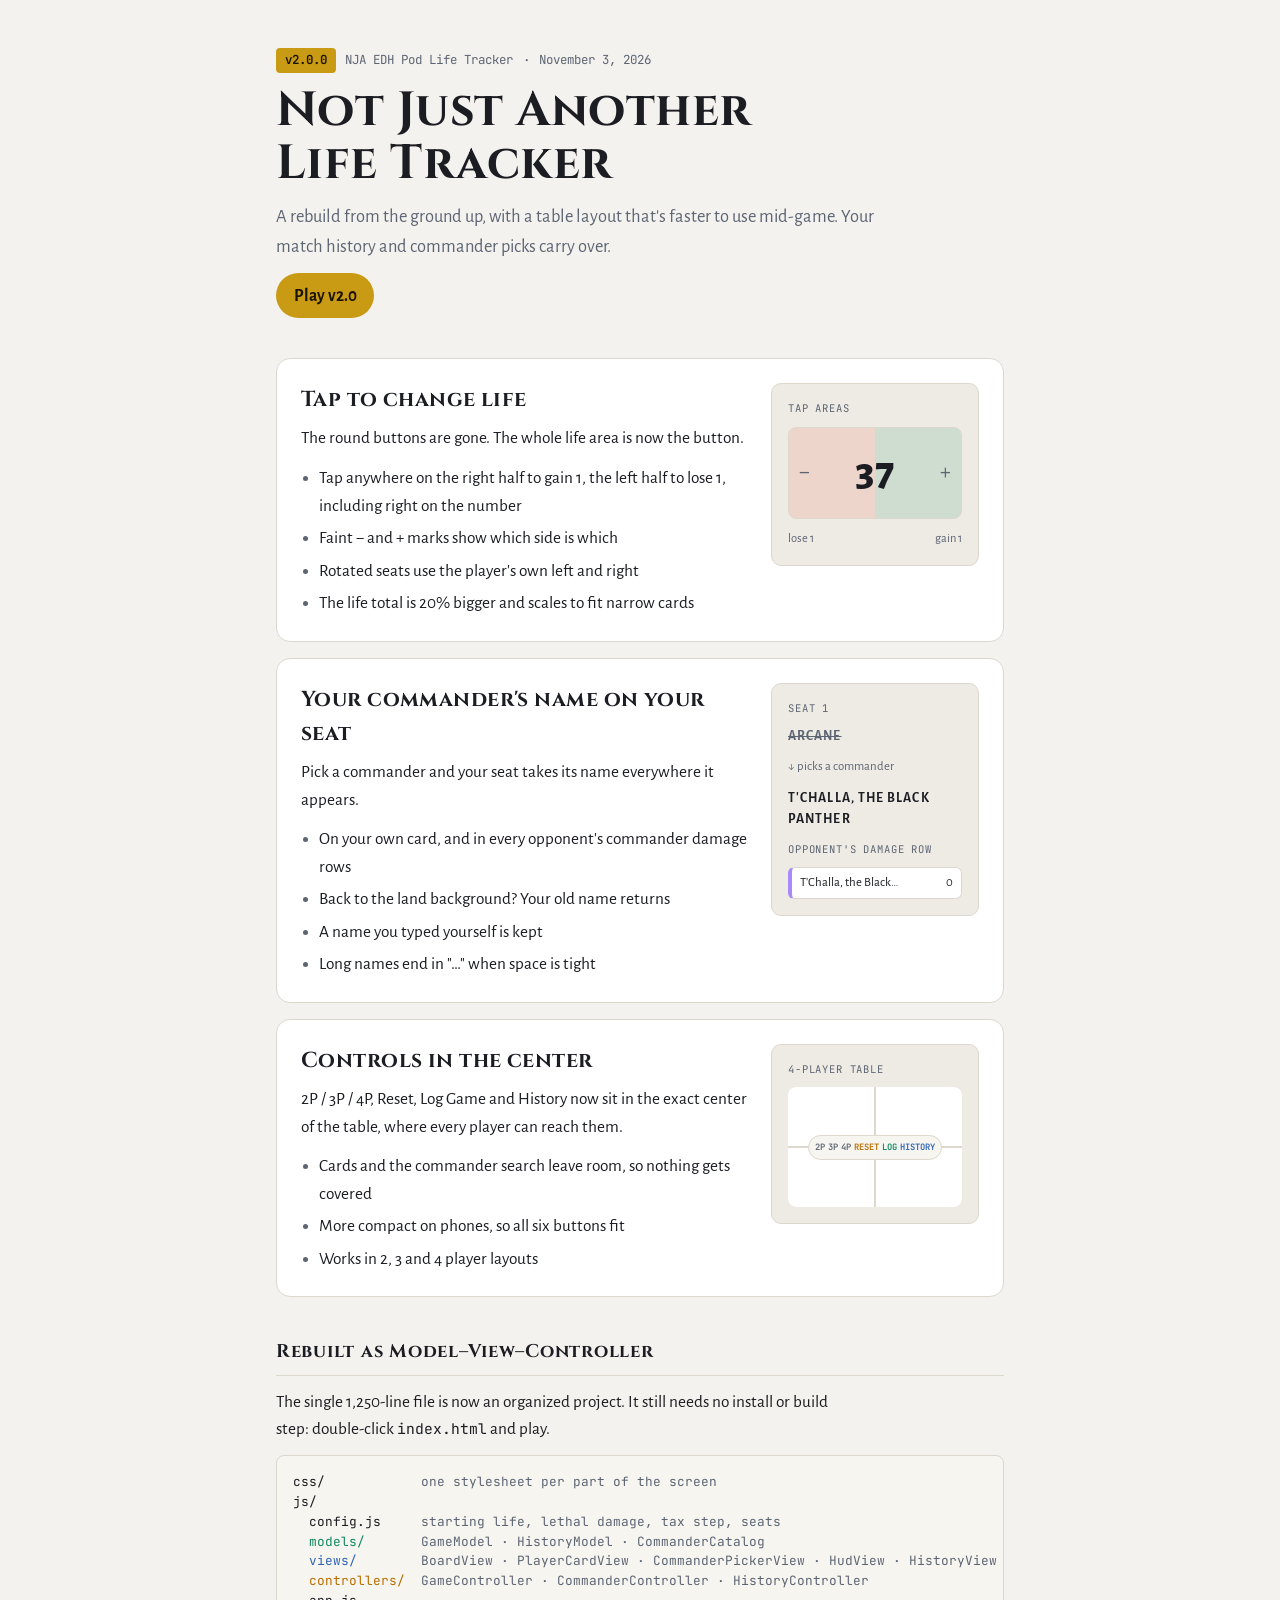
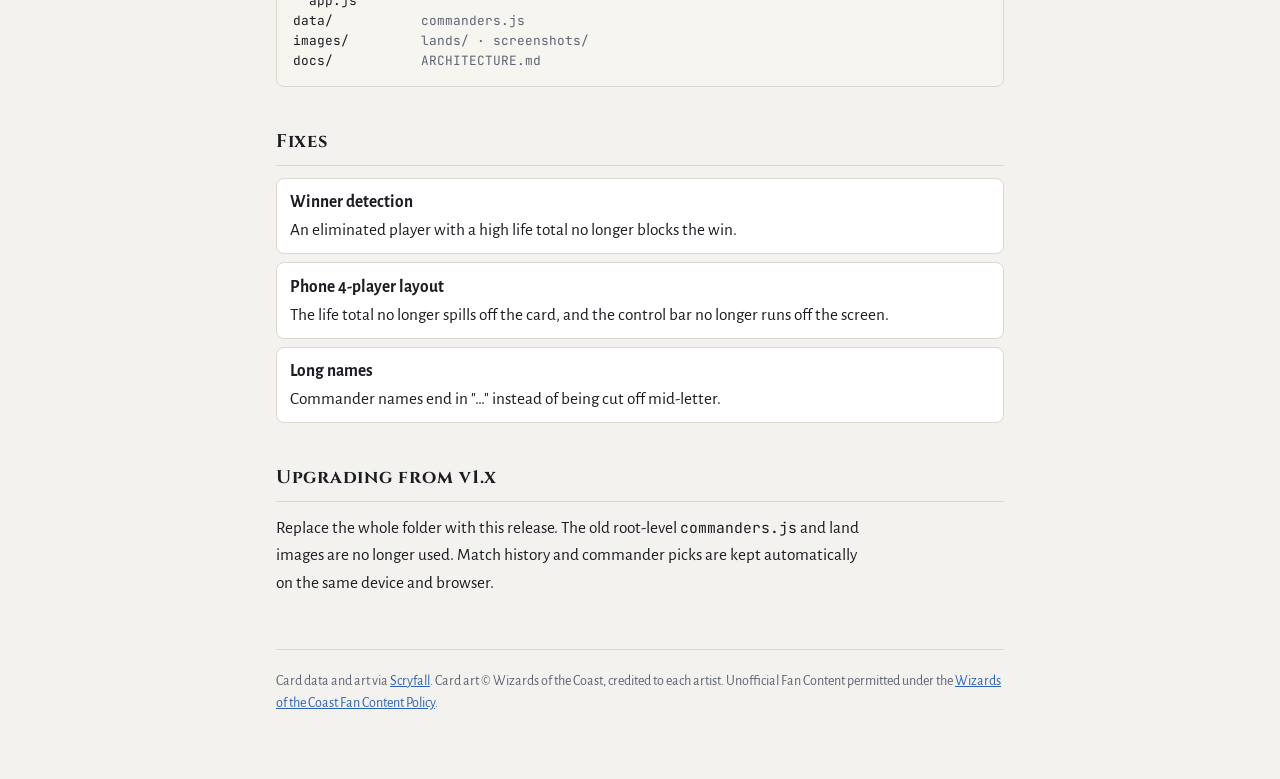
<file: releases/v2.0.0.html>
<!DOCTYPE html>
<html lang="en">
<head>
<meta charset="UTF-8">
<meta name="viewport" content="width=device-width, initial-scale=1.0, viewport-fit=cover">
<title>NJA Life Tracker v2.0.0</title>
<link rel="preconnect" href="https://fonts.googleapis.com">
<link rel="preconnect" href="https://fonts.gstatic.com" crossorigin>
<link rel="stylesheet" href="https://fonts.googleapis.com/css2?family=Cinzel:wght@600;700&family=Alegreya+Sans:ital,wght@0,400;0,500;0,700;1,400&family=JetBrains+Mono:wght@400;600&display=swap">
<style>
  /* Layout: one reading column; each feature card shows the control it changes on the right. */
  :root {
    --bg: #0d0f14; --surface: #151922; --surface-2: #1c2130; --line: #262c3b;
    --fg: #eef0f4; --muted: #8f9aab; --gold: #f5c542; --gold-ink: #1a1404;
    --amber: #f59e0b; --blue: #7fb0f5; --green: #34d399; --code-bg: #0a0c10;
    --font-display: "Cinzel", "Trajan Pro", Georgia, serif;
    --font-body: "Alegreya Sans", "Segoe UI", system-ui, sans-serif;
    --font-mono: "JetBrains Mono", ui-monospace, Consolas, monospace;
    color-scheme: dark;
  }
  @media (prefers-color-scheme: light) {
    :root {
      --bg: #f4f2ee; --surface: #ffffff; --surface-2: #eeebe4; --line: #ddd8cd;
      --fg: #1b1d22; --muted: #5d6573; --gold: #c99a14; --gold-ink: #1a1404;
      --amber: #b86e00; --blue: #2d64b8; --green: #0f8a5f; --code-bg: #f7f5f0; color-scheme: light;
    }
  }
  * { box-sizing: border-box; }
  html, body { margin: 0; }
  body { background: var(--bg); color: var(--fg); font-family: var(--font-body); font-size: 1.08rem; line-height: 1.6; }
  .page {
    max-width: 760px; margin: 0 auto; padding-block: 3rem 4rem;
    padding-left: max(16px, env(safe-area-inset-left, 0px)); padding-right: max(16px, env(safe-area-inset-right, 0px));
    display: flex; flex-direction: column; gap: 2.5rem;
  }
  .release-head { display: flex; flex-direction: column; gap: 0.75rem; }
  .release-meta { display: flex; flex-wrap: wrap; align-items: center; gap: 0.6rem; font-family: var(--font-mono); font-size: 0.78rem; color: var(--muted); }
  .tag { font-family: var(--font-mono); font-weight: 600; font-size: 0.78rem; color: var(--gold-ink); background: var(--gold); padding: 0.15rem 0.55rem; border-radius: 4px; }
  h1 { font-family: var(--font-display); font-size: clamp(2rem, 6vw, 3rem); line-height: 1.1; margin: 0; text-wrap: balance; letter-spacing: 0.01em; }
  .lede { color: var(--muted); margin: 0; max-width: 60ch; font-size: 1.15rem; }
  .play { align-self: flex-start; font-weight: 700; color: var(--gold-ink); background: var(--gold); text-decoration: none; padding: 0.55rem 1.1rem; border-radius: 999px; }
  .play:focus-visible { outline: 3px solid var(--blue); outline-offset: 2px; }

  .features { display: flex; flex-direction: column; gap: 1rem; }
  .feature { background: var(--surface); border: 1px solid var(--line); border-radius: 14px; padding: 1.5rem; display: grid; grid-template-columns: minmax(0, 1fr) 13rem; gap: 1.5rem; align-items: start; }
  .feature h2 { font-family: var(--font-display); font-size: 1.35rem; margin: 0 0 0.4rem; letter-spacing: 0.02em; }
  .feature p { margin: 0 0 0.75rem; }
  .feature ul { margin: 0; padding-left: 1.1rem; display: grid; gap: 0.3rem; }
  .feature li::marker { color: var(--muted); }
  .feature-body { min-width: 0; }

  .demo { background: var(--surface-2); border: 1px solid var(--line); border-radius: 10px; padding: 1rem; display: flex; flex-direction: column; gap: 0.6rem; align-items: stretch; }
  .demo-label { font-family: var(--font-mono); font-size: 0.66rem; text-transform: uppercase; letter-spacing: 0.08em; color: var(--muted); }

  /* tap-zone demo */
  .zones { position: relative; display: grid; grid-template-columns: 1fr 1fr; height: 92px; border-radius: 8px; overflow: hidden; border: 1px solid var(--line); }
  .zone { display: flex; align-items: center; font-size: 1.4rem; color: var(--muted); }
  .zone.minus { justify-content: flex-start; padding-left: 0.6rem; background: color-mix(in srgb, #e0533d 14%, transparent); }
  .zone.plus { justify-content: flex-end; padding-right: 0.6rem; background: color-mix(in srgb, var(--green) 14%, transparent); }
  .zones .num { position: absolute; inset: 0; display: flex; align-items: center; justify-content: center; font-weight: 800; font-size: 2.6rem; font-variant-numeric: tabular-nums; }
  .zone-caption { display: flex; justify-content: space-between; font-size: 0.78rem; color: var(--muted); }

  /* name demo */
  .seat-name { font-weight: 700; letter-spacing: 0.08em; text-transform: uppercase; font-size: 0.85rem; }
  .seat-name.old { color: var(--muted); text-decoration: line-through; }
  .arrow { color: var(--muted); font-size: 0.8rem; }
  .dmg-row { display: flex; justify-content: space-between; font-size: 0.8rem; background: var(--surface); border: 1px solid var(--line); border-left: 4px solid #a78bfa; border-radius: 6px; padding: 0.3rem 0.5rem; }

  /* center bar demo */
  .mini-table { position: relative; display: grid; grid-template-columns: 1fr 1fr; grid-template-rows: 1fr 1fr; gap: 2px; height: 120px; background: var(--line); border-radius: 8px; overflow: hidden; }
  .mini-table span { background: var(--surface); }
  .mini-bar { position: absolute; top: 50%; left: 50%; transform: translate(-50%, -50%); display: flex; gap: 3px; padding: 4px 6px; border-radius: 999px; background: var(--code-bg); border: 1px solid var(--line); font-family: var(--font-mono); font-size: 0.55rem; white-space: nowrap; }
  .mini-bar b { font-weight: 600; color: var(--muted); }
  .mini-bar b.r { color: var(--amber); } .mini-bar b.g { color: var(--green); } .mini-bar b.bl { color: var(--blue); }

  section > h2 { font-family: var(--font-display); font-size: 1.15rem; letter-spacing: 0.04em; margin: 0 0 0.75rem; padding-bottom: 0.5rem; border-bottom: 1px solid var(--line); }
  section ul { margin: 0; padding-left: 1.1rem; display: grid; gap: 0.35rem; }
  section p { margin: 0 0 0.75rem; max-width: 65ch; }
  code { font-family: var(--font-mono); font-size: 0.85em; }
  .tree-wrap { overflow-x: auto; background: var(--code-bg); border: 1px solid var(--line); border-radius: 8px; }
  pre { margin: 0; padding: 1rem; font-family: var(--font-mono); font-size: 0.8rem; line-height: 1.55; }
  .m { color: var(--green); } .v { color: var(--blue); } .c { color: var(--amber); } .dim { color: var(--muted); }
  .fix { display: grid; gap: 0.5rem; }
  .fix div { background: var(--surface); border: 1px solid var(--line); border-radius: 8px; padding: 0.6rem 0.8rem; }
  .fix strong { display: block; }
  footer { color: var(--muted); font-size: 0.88rem; border-top: 1px solid var(--line); padding-top: 1.25rem; }
  footer a { color: var(--blue); }
  @media (max-width: 640px) { .feature { grid-template-columns: minmax(0, 1fr); } }
</style>
</head>
<body>
<main class="page">
  <header class="release-head">
    <div class="release-meta">
      <span class="tag">v2.0.0</span>
      <span>NJA EDH Pod Life Tracker</span>
      <span>·</span>
      <time datetime="2026-11-03">November 3, 2026</time>
    </div>
    <h1>Not Just Another Life Tracker</h1>
    <p class="lede">A rebuild from the ground up, with a table layout that's faster to use mid-game. Your match history and commander picks carry over.</p>
    <a class="play" href="https://dougvanslembrouck.github.io/nja-edh-pod-life-tracker/" target="_blank" rel="noopener">Play v2.0</a>
  </header>

  <div class="features">
    <article class="feature">
      <div class="feature-body">
        <h2>Tap to change life</h2>
        <p>The round buttons are gone. The whole life area is now the button.</p>
        <ul>
          <li>Tap anywhere on the right half to gain 1, the left half to lose 1, including right on the number</li>
          <li>Faint − and + marks show which side is which</li>
          <li>Rotated seats use the player's own left and right</li>
          <li>The life total is 20% bigger and scales to fit narrow cards</li>
        </ul>
      </div>
      <div class="demo" aria-hidden="true">
        <span class="demo-label">Tap areas</span>
        <div class="zones"><span class="zone minus">−</span><span class="zone plus">+</span><span class="num">37</span></div>
        <div class="zone-caption"><span>lose 1</span><span>gain 1</span></div>
      </div>
    </article>

    <article class="feature">
      <div class="feature-body">
        <h2>Your commander's name on your seat</h2>
        <p>Pick a commander and your seat takes its name everywhere it appears.</p>
        <ul>
          <li>On your own card, and in every opponent's commander damage rows</li>
          <li>Back to the land background? Your old name returns</li>
          <li>A name you typed yourself is kept</li>
          <li>Long names end in "…" when space is tight</li>
        </ul>
      </div>
      <div class="demo" aria-hidden="true">
        <span class="demo-label">Seat 1</span>
        <span class="seat-name old">Arcane</span>
        <span class="arrow">↓ picks a commander</span>
        <span class="seat-name">T'Challa, the Black Panther</span>
        <span class="demo-label">Opponent's damage row</span>
        <span class="dmg-row"><span>T'Challa, the Black…</span><span>0</span></span>
      </div>
    </article>

    <article class="feature">
      <div class="feature-body">
        <h2>Controls in the center</h2>
        <p>2P / 3P / 4P, Reset, Log Game and History now sit in the exact center of the table, where every player can reach them.</p>
        <ul>
          <li>Cards and the commander search leave room, so nothing gets covered</li>
          <li>More compact on phones, so all six buttons fit</li>
          <li>Works in 2, 3 and 4 player layouts</li>
        </ul>
      </div>
      <div class="demo" aria-hidden="true">
        <span class="demo-label">4-player table</span>
        <div class="mini-table"><span></span><span></span><span></span><span></span>
          <div class="mini-bar"><b>2P</b><b>3P</b><b>4P</b><b class="r">RESET</b><b class="g">LOG</b><b class="bl">HISTORY</b></div>
        </div>
      </div>
    </article>
  </div>

  <section>
    <h2>Rebuilt as Model–View–Controller</h2>
    <p>The single 1,250-line file is now an organized project. It still needs no install or build step: double-click <code>index.html</code> and play.</p>
    <div class="tree-wrap">
<pre>css/            <span class="dim">one stylesheet per part of the screen</span>
js/
  config.js     <span class="dim">starting life, lethal damage, tax step, seats</span>
  <span class="m">models/</span>       <span class="dim">GameModel · HistoryModel · CommanderCatalog</span>
  <span class="v">views/</span>        <span class="dim">BoardView · PlayerCardView · CommanderPickerView · HudView · HistoryView</span>
  <span class="c">controllers/</span>  <span class="dim">GameController · CommanderController · HistoryController</span>
  app.js
data/           <span class="dim">commanders.js</span>
images/         <span class="dim">lands/ · screenshots/</span>
docs/           <span class="dim">ARCHITECTURE.md</span></pre>
    </div>
  </section>

  <section>
    <h2>Fixes</h2>
    <div class="fix">
      <div><strong>Winner detection</strong>An eliminated player with a high life total no longer blocks the win.</div>
      <div><strong>Phone 4-player layout</strong>The life total no longer spills off the card, and the control bar no longer runs off the screen.</div>
      <div><strong>Long names</strong>Commander names end in "…" instead of being cut off mid-letter.</div>
    </div>
  </section>

  <section>
    <h2>Upgrading from v1.x</h2>
    <p>Replace the whole folder with this release. The old root-level <code>commanders.js</code> and land images are no longer used. Match history and commander picks are kept automatically on the same device and browser.</p>
  </section>

  <footer>
    Card data and art via <a href="https://scryfall.com" target="_blank" rel="noopener">Scryfall</a>. Card art © Wizards of the Coast, credited to each artist. Unofficial Fan Content permitted under the <a href="https://company.wizards.com/en/legal/fancontentpolicy" target="_blank" rel="noopener">Wizards of the Coast Fan Content Policy</a>.
  </footer>
</main>
</body>
</html>
</file>
<file: app/css/base.css>
/* =========================================================
   base.css: reset, design tokens, page shell, shared keyframes
   ========================================================= */

* {
  box-sizing: border-box;
  margin: 0;
  padding: 0;
}

:root {
  --bg-dark: #0b0d11;
  --border-dark: #1b1f2b;
  --text-muted: #79889b;
  --lethal-red: #f43f5e;
  --dead-grey: rgba(10, 11, 15, 0.9);
  --accent-blue: #3b82f6;
  --accent-green: #10b981;
  --accent-amber: #f59e0b;
  --monarch-gold: #f5c542;
  color-scheme: dark;
}

body {
  background-color: var(--bg-dark);
  font-family: -apple-system, BlinkMacSystemFont, "Segoe UI", Roboto, sans-serif;
  color: #ffffff;
  height: 100vh;
  width: 100vw;
  overflow: hidden;
  position: fixed;
  user-select: none;
  -webkit-user-select: none;
}

/* Hidden file input used by Import JSON */
.visually-hidden-input { display: none; }

@keyframes heartBeat {
  0% { transform: scale(1); }
  14% { transform: scale(1.1); }
  28% { transform: scale(1); }
  42% { transform: scale(1.1); }
  70% { transform: scale(1); }
}

@media (prefers-reduced-motion: reduce) {
  *, *::before, *::after { animation: none !important; transition: none !important; }
}
</file>
<file: app/css/layout.css>
/* =========================================================
   layout.css: the table grid and where each seat sits
   Every card is turned to face its player, so everyone
   reads their own card right side up. Built for a portrait
   tablet lying flat in the middle of the table.

   Layouts (data-layout on the board):
     2, 3      players at the two short ends
     ends      4P, two players at each short end
     sides     4P, two players along each long side
     around    4P, one player on each side
   ========================================================= */

.board {
  position: relative;
  width: 100vw;
  height: 100vh;
  display: grid;
}

/* ---- 4 players, "ends": 2 × 2, two players at the top, two at the bottom ---- */
.board[data-players="4"] { grid-template-columns: 1fr 1fr; grid-template-rows: 1fr 1fr; }
.board[data-players="4"] [data-seat="1"] { grid-area: 1 / 1 / 2 / 2; transform: rotate(180deg); border-right: 1px solid var(--border-dark); border-bottom: 1px solid var(--border-dark); }
.board[data-players="4"] [data-seat="2"] { grid-area: 1 / 2 / 2 / 3; transform: rotate(180deg); border-bottom: 1px solid var(--border-dark); }
.board[data-players="4"] [data-seat="3"] { grid-area: 2 / 1 / 3 / 2; border-right: 1px solid var(--border-dark); }
.board[data-players="4"] [data-seat="4"] { grid-area: 2 / 2 / 3 / 3; }

/* ---- 3 players: two on top, one full width below ---- */
.board[data-players="3"] { grid-template-columns: 1fr 1fr; grid-template-rows: 1fr 1fr; }
.board[data-players="3"] [data-seat="1"] { grid-area: 1 / 1 / 2 / 2; transform: rotate(180deg); border-right: 1px solid var(--border-dark); border-bottom: 1px solid var(--border-dark); }
.board[data-players="3"] [data-seat="2"] { grid-area: 1 / 2 / 2 / 3; transform: rotate(180deg); border-bottom: 1px solid var(--border-dark); }
.board[data-players="3"] [data-seat="3"] { grid-area: 2 / 1 / 3 / 3; }

/* ---- 2 players: face to face ---- */
.board[data-players="2"] { grid-template-columns: 1fr; grid-template-rows: 1fr 1fr; }
.board[data-players="2"] [data-seat="1"] { grid-area: 1 / 1 / 2 / 2; transform: rotate(180deg); border-bottom: 1px solid var(--border-dark); }
.board[data-players="2"] [data-seat="2"] { grid-area: 2 / 1 / 3 / 2; }

/* ---- Sideways seats (4P "sides" and "around") ----
   A card turned 90° is laid out at the size it will have once turned
   (the cell's height becomes its width), then centered in its cell and
   rotated. Each seat sets the cell center (--cx, --cy), the card's
   size before turning (--w, --h) and the turn (--rot). */
.board[data-layout="sides"] .player-card,
.board[data-layout="around"] .player-card {
  position: absolute;
  grid-area: auto;                /* position against the whole board, not a grid cell */
  left: var(--cx);
  top: var(--cy);
  width: var(--w);
  height: var(--h);
  transform: translate(-50%, -50%) rotate(var(--rot));
  border: 0.5px solid var(--border-dark);
}

/* "sides": seats go clockwise from the top of the left side.
   Left-side cards turn 90° so their bottom edge faces the left edge; right-side cards turn −90°. */
.board[data-layout="sides"] .player-card { --w: 50vh; --h: 50vw; }
.board[data-layout="sides"] [data-seat="1"] { --cx: 25vw; --cy: 25vh; --rot: 90deg; }
.board[data-layout="sides"] [data-seat="2"] { --cx: 75vw; --cy: 25vh; --rot: -90deg; }
.board[data-layout="sides"] [data-seat="3"] { --cx: 75vw; --cy: 75vh; --rot: -90deg; }
.board[data-layout="sides"] [data-seat="4"] { --cx: 25vw; --cy: 75vh; --rot: 90deg; }

/* "around": seats go clockwise from the top. The top and bottom seats are
   full-width bands a quarter of the height; the side seats share the middle half.
   All four get the same screen area. */
.board[data-layout="around"] [data-seat="1"] { --cx: 50vw; --cy: 12.5vh; --w: 100vw; --h: 25vh; --rot: 180deg; }
.board[data-layout="around"] [data-seat="2"] { --cx: 75vw; --cy: 50vh;   --w: 50vh;  --h: 50vw; --rot: -90deg; }
.board[data-layout="around"] [data-seat="3"] { --cx: 50vw; --cy: 87.5vh; --w: 100vw; --h: 25vh; --rot: 0deg; }
.board[data-layout="around"] [data-seat="4"] { --cx: 25vw; --cy: 50vh;   --w: 50vh;  --h: 50vw; --rot: 90deg; }

/* The top and bottom bands are wide and short: life on the left, commander damage
   on the right. Their top edge doesn't touch the control bar, so no extra padding. */
.board[data-layout="around"] :is([data-seat="1"], [data-seat="3"]) {
  display: grid;
  grid-template-columns: minmax(0, 1fr) minmax(0, 1fr);
  grid-template-rows: auto auto minmax(0, 1fr);
  grid-template-areas: "header header" "line line" "life panel";
  column-gap: 1rem;
  padding-top: 0.75rem;
}
.board[data-layout="around"] :is([data-seat="1"], [data-seat="3"]) .card-header { grid-area: header; }
.board[data-layout="around"] :is([data-seat="1"], [data-seat="3"]) .commander-line { grid-area: line; }
.board[data-layout="around"] :is([data-seat="1"], [data-seat="3"]) .commander-meta { flex-direction: row; align-items: center; gap: 0.5rem; }
.board[data-layout="around"] :is([data-seat="1"], [data-seat="3"]) .life-engine { grid-area: life; min-height: 0; margin: 0.25rem 0 0 -1rem; }
.board[data-layout="around"] :is([data-seat="1"], [data-seat="3"]) .commander-panel {
  grid-area: panel;
  align-self: center;
  border-top: none;
  margin-top: 0.25rem;
  padding-top: 0;
}
.board[data-layout="around"] :is([data-seat="1"], [data-seat="3"]) .commander-picker { padding-top: 0.75rem; }

/* Seats that aren't in play */
.player-card.is-hidden-seat,
.cmd-row.is-hidden-seat { display: none !important; }
</file>
<file: app/css/player-card.css>
/* =========================================================
   player-card.css: one seat at the table
   (themes, header, life total, commander line, tax,
    monarch, commander damage, eliminated state)
   ========================================================= */

.player-card {
  display: flex;
  flex-direction: column;
  justify-content: space-between;
  padding: 1rem;
  padding-top: calc(var(--hud-height, 46px) / 2 + 0.75rem);   /* room for the centered control bar */
  position: relative;
  overflow: hidden;
  transition: background-color 0.3s ease, opacity 0.4s ease;
  background-size: cover;
  background-position: center;
  background-repeat: no-repeat;
  container-type: inline-size;
}

/* ---- Land backgrounds: each seat shows its basic land (data-land) under a tinted scrim.
   The color is the fallback while the image loads. ---- */
.player-card { background-image: linear-gradient(rgba(var(--tint), 0.5), rgba(8, 8, 12, 0.82)), var(--land); }
.player-card[data-land="plains"]   { --tint: 44, 36, 16; background-color: #2c2410; --land: url("../images/lands/plains.png"); }
.player-card[data-land="island"]   { --tint: 10, 26, 42; background-color: #0a1a2a; --land: url("../images/lands/island.jpg"); }
.player-card[data-land="swamp"]    { --tint: 24, 18, 30; background-color: #18121e; --land: url("../images/lands/swamp.png"); }
.player-card[data-land="mountain"] { --tint: 36, 15, 15; background-color: #240f0f; --land: url("../images/lands/mountain.png"); }
.player-card[data-land="forest"]   { --tint: 12, 32, 20; background-color: #0c2014; --land: url("../images/lands/forest.png"); }

/* Commander art replaces the land, keeping the seat's tint */
.player-card.has-art {
  background-image: linear-gradient(rgba(var(--tint), 0.45), rgba(8, 8, 12, 0.82)), var(--art);
}

/* ---- Header: name, crown, I'm Dead ---- */
.card-header {
  display: flex;
  justify-content: space-between;
  align-items: center;
  z-index: 5;
}

.player-name-input {
  flex: 1 1 auto;
  min-width: 0;
  margin-right: 0.5rem;
  text-overflow: ellipsis;        /* long commander names end in … */
  background: transparent;
  border: none;
  color: rgba(255, 255, 255, 0.65);
  font-size: 1.1rem;
  font-weight: 700;
  text-transform: uppercase;
  letter-spacing: 0.08em;
  outline: none;
  border-bottom: 1px solid transparent;
  text-shadow: 0 1px 4px rgba(0, 0, 0, 0.9);
}
.player-name-input:focus {
  color: #ffffff;
  border-bottom-color: rgba(255, 255, 255, 0.3);
}

.header-actions { display: flex; align-items: center; gap: 0.45rem; flex-shrink: 0; }

.dead-btn {
  background: rgba(244, 63, 94, 0.15);
  border: 1px solid rgba(244, 63, 94, 0.4);
  color: var(--lethal-red);
  font-size: 0.68rem;
  font-weight: 700;
  text-transform: uppercase;
  padding: 0.35rem 0.75rem;
  border-radius: 4px;
  cursor: pointer;
  z-index: 10;
}

/* ---- Lore button (book), styled like the crown beside it ---- */
.lore-btn {
  display: inline-flex;
  align-items: center;
  justify-content: center;
  width: 34px;
  height: 28px;
  border-radius: 6px;
  border: 1px solid rgba(255, 255, 255, 0.2);
  background: rgba(0, 0, 0, 0.35);
  color: rgba(255, 255, 255, 0.55);
  cursor: pointer;
  z-index: 10;
  -webkit-tap-highlight-color: transparent;
}
.lore-btn svg { width: 18px; height: 18px; }
.lore-btn[aria-pressed="true"] { color: #fff; background: rgba(167, 139, 250, 0.35); border-color: rgba(196, 181, 253, 0.7); }

/* ---- Monarch crown ---- */
.monarch-btn {
  display: inline-flex;
  align-items: center;
  justify-content: center;
  width: 34px;
  height: 28px;
  border-radius: 6px;
  border: 1px solid rgba(255, 255, 255, 0.2);
  background: rgba(0, 0, 0, 0.35);
  color: rgba(255, 255, 255, 0.45);
  cursor: pointer;
  z-index: 10;
  -webkit-tap-highlight-color: transparent;
  transition: background-color 0.2s, color 0.2s, box-shadow 0.2s;
}
.monarch-btn svg { width: 18px; height: 18px; }
.player-card.is-monarch .monarch-btn {
  color: #1a1404;
  background: var(--monarch-gold);
  border-color: #ffe08a;
  box-shadow: 0 0 14px rgba(245, 197, 66, 0.7);
}
.player-card.is-monarch {
  box-shadow: inset 0 0 0 3px rgba(245, 197, 66, 0.9), inset 0 0 48px rgba(245, 197, 66, 0.25);
}

/* ---- Commander line: picker button, art credit, tax ---- */
.commander-line {
  display: flex;
  align-items: center;
  gap: 0.5rem;
  margin-top: 0.35rem;
  z-index: 5;
  min-width: 0;
}
.commander-pick-btn {
  display: inline-flex;
  align-items: center;
  gap: 0.35rem;
  flex: 0 1 auto;
  min-width: 0;
  max-width: 100%;
  background: rgba(0, 0, 0, 0.45);
  border: 1px solid rgba(255, 255, 255, 0.18);
  color: rgba(255, 255, 255, 0.85);
  font-size: 0.72rem;
  font-weight: 600;
  padding: 0.3rem 0.65rem;
  border-radius: 999px;
  cursor: pointer;
  white-space: nowrap;
  overflow: hidden;
  text-overflow: ellipsis;
  -webkit-tap-highlight-color: transparent;
}
.commander-pick-btn .cp-label { overflow: hidden; text-overflow: ellipsis; }
.commander-pick-btn .cp-caret { opacity: 0.6; flex-shrink: 0; }
.art-credit {
  flex: 1 1 0;        /* only takes space the commander name leaves free */
  min-width: 0;
  font-size: 0.62rem;
  color: rgba(255, 255, 255, 0.55);
  text-shadow: 0 1px 3px rgba(0, 0, 0, 0.9);
  white-space: nowrap;
  overflow: hidden;
  text-overflow: ellipsis;
}

/* ---- Tax counter with the commander's colors underneath ---- */
.commander-meta {
  display: flex;
  flex-direction: column;
  align-items: flex-end;
  gap: 0.3rem;
  flex-shrink: 0;
  margin-left: auto;
}

/* ---- Commander tax ---- */
.tax-control {
  display: inline-flex;
  align-items: center;
  gap: 0.3rem;
  flex-shrink: 0;
  background: rgba(0, 0, 0, 0.45);
  border: 1px solid rgba(255, 255, 255, 0.18);
  border-radius: 999px;
  padding: 0.15rem 0.2rem;
}
.tax-label {
  font-size: 0.6rem;
  font-weight: 700;
  letter-spacing: 0.06em;
  text-transform: uppercase;
  color: var(--text-muted);
  padding-left: 0.2rem;
}
.tax-val {
  font-family: monospace;
  font-size: 0.95rem;
  font-weight: 700;
  min-width: 1.1rem;
  text-align: center;
  color: rgba(255, 255, 255, 0.85);
}
.tax-control.has-tax { border-color: rgba(245, 158, 11, 0.55); }
.tax-control.has-tax .tax-val { color: var(--accent-amber); }
.tax-btn {
  width: 24px;
  height: 24px;
  border-radius: 50%;
  border: 1px solid rgba(255, 255, 255, 0.2);
  background: rgba(255, 255, 255, 0.06);
  color: #fff;
  font-weight: 700;
  font-size: 0.85rem;
  line-height: 1;
  cursor: pointer;
  display: flex;
  align-items: center;
  justify-content: center;
  -webkit-tap-highlight-color: transparent;
}
.tax-btn:active { background: rgba(255, 255, 255, 0.25); }

/* ---- Color identity pips (also used in the commander search) ----
   A colored circle with Scryfall's mana symbol on top. If the symbol
   can't load, the circle shows the color's letter instead. */
.commander-colors { display: flex; justify-content: flex-end; min-height: 0; }
.commander-colors:not(.has-colors) { display: none; }
.mana-pips { --pip-size: 20px; display: inline-flex; gap: 3px; flex-shrink: 0; }
.mana-pip {
  position: relative;
  width: var(--pip-size);
  height: var(--pip-size);
  border-radius: 50%;
  display: inline-flex;
  align-items: center;
  justify-content: center;
  box-shadow: 0 1px 3px rgba(0, 0, 0, 0.8);
  color: #141414;
  font-size: calc(var(--pip-size) * 0.55);
  font-weight: 800;
  line-height: 1;
}
.mana-pip::before { content: attr(data-letter); }               /* offline fallback */
.mana-pip img { position: absolute; inset: 0; width: 100%; height: 100%; }
.mana-W { background: #f8f6d8; }
.mana-U { background: #c1d7e9; }
.mana-B { background: #bab1ab; }
.mana-R { background: #e49977; }
.mana-G { background: #a3c095; }
.mana-C { background: #ccc2c0; }

/* ---- Life total ----
   The whole row is a tap target: left half loses life, right half gains it.
   The row grows to fill the space between the commander line and the
   commander damage panel, so the targets are as big as the card allows. */
.life-engine {
  position: relative;
  flex: 1 1 auto;
  min-height: 5rem;
  display: flex;
  align-items: stretch;
  margin: 0.25rem -1rem;          /* reach the card's edges */
}
.life-zone {
  flex: 1 1 50%;
  display: flex;
  align-items: center;
  background: transparent;
  border: none;
  color: #ffffff;
  cursor: pointer;
  touch-action: manipulation;     /* no double-tap zoom delay on fast taps */
  -webkit-tap-highlight-color: transparent;
  transition: background-color 0.15s;
}
.life-zone-minus { justify-content: flex-start; padding-left: 1.25rem; }
.life-zone-plus  { justify-content: flex-end;   padding-right: 1.25rem; }
.life-zone:active { background-color: rgba(255, 255, 255, 0.08); }
.life-zone:focus-visible { outline: 2px solid rgba(255, 255, 255, 0.5); outline-offset: -4px; }
.life-zone-hint {
  font-size: 2rem;
  font-weight: 300;
  line-height: 1;
  opacity: 0.3;
  text-shadow: 0 1px 4px rgba(0, 0, 0, 0.8);
}

/* The number sits on top of both zones and lets taps pass through to them */
.life-val {
  position: absolute;
  inset: 0;
  display: flex;
  align-items: center;
  justify-content: center;
  pointer-events: none;
  font-size: min(6rem, 45cqw);    /* 20% larger than before, but never crowds a narrow card */
  font-weight: 800;
  line-height: 1;
  font-variant-numeric: tabular-nums;
  text-shadow: 0 3px 18px rgba(0, 0, 0, 0.85), 0 1px 3px rgba(0, 0, 0, 0.9);
}

/* ---- Commander damage received ---- */
.commander-panel {
  border-top: 1px solid rgba(255, 255, 255, 0.08);
  padding-top: 0.5rem;
  margin-top: 0.25rem;
}
.panel-title {
  font-size: 0.65rem;
  text-transform: uppercase;
  letter-spacing: 0.08em;
  color: var(--text-muted);
  margin-bottom: 0.4rem;
  font-weight: 700;
}
.cmd-rows { display: flex; flex-direction: column; gap: 0.35rem; }
.cmd-row {
  display: flex;
  justify-content: space-between;
  align-items: center;
  background: rgba(0, 0, 0, 0.4);
  padding: 0.35rem 0.75rem;
  border-radius: 6px;
  border-left: 4px solid var(--seat-accent, transparent);
  backdrop-filter: blur(4px);
  -webkit-backdrop-filter: blur(4px);
}
.cmd-label {
  min-width: 0;
  margin-right: 0.5rem;
  font-size: 0.8rem;
  font-weight: 600;
  color: rgba(255, 255, 255, 0.8);
  white-space: nowrap;
  overflow: hidden;
  text-overflow: ellipsis;        /* long commander names end in … */
}
.cmd-controls { display: flex; align-items: center; gap: 0.65rem; flex-shrink: 0; }
.cmd-sub-btn {
  width: 26px;
  height: 26px;
  border-radius: 50%;
  border: 1px solid rgba(255, 255, 255, 0.2);
  background: rgba(255, 255, 255, 0.05);
  color: #fff;
  font-weight: bold;
  font-size: 0.9rem;
  cursor: pointer;
  display: flex;
  align-items: center;
  justify-content: center;
}
.cmd-damage-val { font-family: monospace; font-size: 1rem; font-weight: 700; min-width: 1.25rem; text-align: center; }
.cmd-row.lethal-warning { background-color: rgba(244, 63, 94, 0.25); border-color: var(--lethal-red); }
.cmd-row.lethal-warning .cmd-damage-val { color: var(--lethal-red); animation: heartBeat 1.5s infinite; }

/* ---- Lore: the card flips over to show the cryptids of its land ---- */
.lore-panel {
  position: absolute;
  inset: 0;
  z-index: 40;                    /* above the card, below the commander picker */
  display: none;
  flex-direction: column;
  gap: 0.6rem;
  padding: 1rem;
  padding-top: calc(var(--hud-height, 46px) / 2 + 0.75rem);
  background: linear-gradient(rgba(var(--tint), 0.92), rgba(8, 8, 12, 0.97));
  backface-visibility: hidden;
  transform-origin: center;
}
.player-card.lore-open .lore-panel { display: flex; animation: loreFlip 0.45s cubic-bezier(.3, .7, .3, 1) both; }
.player-card.lore-open > :not(.lore-panel):not(.commander-picker) { animation: loreAway 0.2s ease-in both; }
@keyframes loreFlip {
  0%   { transform: perspective(1400px) rotateY(-90deg); opacity: 0.2; }
  100% { transform: perspective(1400px) rotateY(0deg); opacity: 1; }
}
@keyframes loreAway { to { opacity: 0; } }
.lore-head { display: flex; justify-content: space-between; align-items: flex-start; gap: 0.75rem; }
.lore-set { font-size: 0.62rem; font-weight: 700; letter-spacing: 0.08em; text-transform: uppercase; color: var(--text-muted); }
.lore-title { margin: 2px 0 0; font-size: 1.15rem; font-weight: 800; color: #fff; display: flex; align-items: center; gap: 8px; }
.lore-title .mana-pips { --pip-size: 22px; }
.lore-close {
  flex-shrink: 0;
  background: #fff; color: #000; border: none; border-radius: 8px;
  font-weight: 700; font-size: 0.72rem; text-transform: uppercase; padding: 0.45rem 0.8rem; cursor: pointer;
}
.lore-list { list-style: none; margin: 0; padding: 0; overflow-y: auto; -webkit-overflow-scrolling: touch; display: grid; gap: 0.45rem; align-content: start; flex: 1; }
.lore-item { background: rgba(0, 0, 0, 0.42); border-left: 3px solid rgba(255, 255, 255, 0.18); border-radius: 8px; padding: 0.55rem 0.75rem; }
.lore-name { display: flex; align-items: center; gap: 8px; font-weight: 700; font-size: 0.92rem; color: #fff; }
.lore-letter { width: 20px; height: 20px; border-radius: 5px; display: grid; place-items: center; background: rgba(255, 255, 255, 0.9); color: #111; font-size: 0.7rem; flex: none; }
.lore-desc { margin: 4px 0 0; font-size: 0.8rem; line-height: 1.35; color: rgba(255, 255, 255, 0.82); }
.lore-region { margin-top: 3px; font-size: 0.7rem; color: var(--text-muted); }

/* ---- Eliminated ---- */
.player-card.is-eliminated { background-color: var(--dead-grey) !important; opacity: 0.35; filter: grayscale(1); }
.player-card.is-eliminated .life-zone,
.player-card.is-eliminated .cmd-sub-btn,
.player-card.is-eliminated .tax-btn,
.player-card.is-eliminated .commander-colors,
.player-card.is-eliminated .monarch-btn,
.player-card.is-eliminated .commander-pick-btn,
.player-card.is-eliminated .player-name-input { pointer-events: none; opacity: 0.2; }
.player-card.is-eliminated .dead-btn { background: rgba(255, 255, 255, 0.1); border-color: rgba(255, 255, 255, 0.3); color: #ffffff; }
</file>
<file: app/css/commander-picker.css>
/* =========================================================
   commander-picker.css: searchable commander list that opens
   inside a player card (so it faces that player)
   ========================================================= */

.commander-picker {
  position: absolute;
  inset: 0;
  z-index: 50;
  background: rgba(9, 10, 14, 0.96);
  display: none;
  flex-direction: column;
  padding: 0.85rem;
  padding-top: calc(var(--hud-height, 46px) / 2 + 0.75rem);   /* clear the centered control bar */
  gap: 0.6rem;
}
.commander-picker.open { display: flex; }

.picker-top { display: flex; gap: 0.5rem; }
.picker-search {
  flex: 1;
  min-width: 0;
  background: #171a23;
  border: 1px solid #2a3142;
  color: #fff;
  font-size: 1rem;
  padding: 0.6rem 0.8rem;
  border-radius: 10px;
  outline: none;
}
.picker-search:focus { border-color: var(--accent-blue); }
.picker-close {
  background: #fff;
  color: #000;
  border: none;
  font-weight: 700;
  font-size: 0.75rem;
  text-transform: uppercase;
  padding: 0 0.9rem;
  border-radius: 10px;
  cursor: pointer;
}

.picker-results {
  flex: 1;
  overflow-y: auto;
  display: flex;
  flex-direction: column;
  gap: 0.25rem;
  -webkit-overflow-scrolling: touch;
}
.picker-item {
  display: flex;
  align-items: center;
  justify-content: space-between;
  gap: 0.5rem;
  text-align: left;
  background: #141822;
  border: 1px solid transparent;
  color: #fff;
  font-size: 0.88rem;
  padding: 0.6rem 0.75rem;
  border-radius: 8px;
  cursor: pointer;
}
.picker-item:active, .picker-item.selected { border-color: var(--accent-blue); }

/* Land backgrounds: five chips above the search results */
.picker-lands { display: grid; gap: 6px; padding-bottom: 6px; border-bottom: 1px solid #222838; margin-bottom: 4px; }
.picker-lands-label { font-size: 0.65rem; font-weight: 700; letter-spacing: 0.06em; text-transform: uppercase; color: var(--text-muted); }
.picker-lands-row { display: flex; flex-wrap: wrap; gap: 6px; }
.land-chip {
  display: inline-flex; align-items: center; gap: 6px;
  background: #141822; border: 1px solid #2a3142; border-radius: 999px;
  color: #fff; font-size: 0.8rem; font-weight: 600; padding: 4px 11px 4px 5px; cursor: pointer;
}
.land-chip .mana-pips { --pip-size: 20px; }
.land-chip.selected { border-color: var(--accent-blue); background: rgba(59, 130, 246, 0.15); }
.picker-hint { color: var(--text-muted); font-size: 0.8rem; text-align: center; padding: 0.75rem 0; }

/* Color identity pips: shared .mana-pips styles live in player-card.css */
.picker-item .mana-pips { --pip-size: 16px; }
</file>
<file: app/css/hud.css>
/* =========================================================
   hud.css: floating control bar (layout, reset, log, history)
   Sits in the exact center of the table, on the line where the
   seats meet, so every player can reach it.
   ========================================================= */

:root { --hud-height: 46px; }

.hud-controller-bar {
  position: absolute;
  top: 50%;
  left: 50%;
  transform: translate(-50%, -50%);
  height: var(--hud-height);
  background: rgba(15, 18, 25, 0.92);
  backdrop-filter: blur(16px);
  -webkit-backdrop-filter: blur(16px);
  border: 1px solid var(--border-dark);
  padding: 0.4rem 0.8rem;
  border-radius: 30px;
  display: flex;
  align-items: center;
  gap: 0.4rem;
  z-index: 100;
  box-shadow: 0 8px 32px rgba(0, 0, 0, 0.6);
  max-width: calc(100vw - 16px);
}

.hud-btn {
  background: transparent;
  border: none;
  color: var(--text-muted);
  padding: 0.5rem 0.85rem;
  font-size: 0.72rem;
  font-weight: 700;
  text-transform: uppercase;
  letter-spacing: 0.05em;
  border-radius: 20px;
  cursor: pointer;
  transition: all 0.2s;
  white-space: nowrap;
}
.hud-btn.active { background: rgba(255, 255, 255, 0.1); color: #ffffff; }
.hud-btn.btn-action { color: var(--accent-green); border: 1px solid rgba(16, 185, 129, 0.3); }
.hud-btn.btn-reset { color: var(--accent-amber); border: 1px solid rgba(245, 158, 11, 0.3); }
.hud-btn.btn-log { color: var(--accent-blue); border: 1px solid rgba(59, 130, 246, 0.3); }
.hud-btn.btn-lands { color: #c4b5fd; border: 1px solid rgba(167, 139, 250, 0.35); }

.hud-divider {
  width: 1px;
  height: 20px;
  background: var(--border-dark);
  margin: 0 0.15rem;
}

/* Sideways 4P layouts: every card's top edge faces the vertical center line,
   so the bar turns to lie along it. Players on the left read it upright. */
.hud-controller-bar[data-layout="sides"],
.hud-controller-bar[data-layout="around"] { transform: translate(-50%, -50%) rotate(90deg); }

.hud-caret { margin-left: 0.25rem; font-size: 0.6rem; opacity: 0.7; }

/* ---- 4P layout chooser ----
   Never turned, so its diagrams match the tablet. Opens just above the bar,
   or beside it when the bar is turned (sideways layouts). */
.layout-chooser {
  position: fixed;
  z-index: 110;
  left: 50%;
  top: calc(50% - var(--hud-height) / 2 - 10px);
  transform: translate(-50%, -100%);
  display: none;
  gap: 0.5rem;
  padding: 0.6rem;
  background: rgba(15, 18, 25, 0.97);
  border: 1px solid #2a3142;
  border-radius: 16px;
  box-shadow: 0 12px 40px rgba(0, 0, 0, 0.7);
}
.layout-chooser.open { display: flex; }
.layout-chooser:is([data-layout="sides"], [data-layout="around"]) {
  top: 50%;
  left: calc(50% + var(--hud-height) / 2 + 10px);
  transform: translate(0, -50%);
  flex-direction: column;
}
.hud-controller-bar.chooser-open .hud-btn-4p { background: rgba(255, 255, 255, 0.1); color: #fff; }

.layout-option {
  display: flex;
  flex-direction: column;
  align-items: center;
  gap: 0.3rem;
  width: 112px;
  padding: 0.7rem 0.5rem 0.6rem;
  background: #141822;
  border: 1px solid transparent;
  border-radius: 12px;
  color: #fff;
  cursor: pointer;
  -webkit-tap-highlight-color: transparent;
}
.layout-option:active { background: #1b2130; }
.layout-option.selected { border-color: var(--accent-blue); background: rgba(59, 130, 246, 0.12); }
.layout-option-label { font-size: 0.8rem; font-weight: 700; text-transform: uppercase; letter-spacing: 0.05em; }
.layout-option-desc { font-size: 0.66rem; color: var(--text-muted); }

.layout-diagram { width: 54px; height: 76px; }
.layout-diagram .ld-tablet { fill: none; stroke: #6fa07f; stroke-width: 2; }
.layout-diagram .ld-parts line { stroke: #6fa07f; stroke-width: 0.8; }
.layout-diagram .ld-parts path,
.layout-diagram .ld-parts circle { fill: #6fa07f; }
.layout-option.selected .ld-tablet,
.layout-option.selected .ld-parts line { stroke: #93c5fd; }
.layout-option.selected .ld-parts path,
.layout-option.selected .ld-parts circle { fill: #93c5fd; }
</file>
<file: app/css/history.css>
/* =========================================================
   history.css: slide-up match history panel
   ========================================================= */

.history-panel {
  position: absolute;
  bottom: -100%;
  left: 0;
  width: 100vw;
  height: 80vh;
  background: #0f121a;
  border-top: 2px solid var(--border-dark);
  border-radius: 24px 24px 0 0;
  z-index: 500;
  transition: bottom 0.35s cubic-bezier(0.16, 1, 0.3, 1);
  display: flex;
  flex-direction: column;
  box-shadow: 0 -12px 40px rgba(0, 0, 0, 0.7);
}
.history-panel.open { bottom: 0; }

.panel-header {
  padding: 1.25rem 1.5rem;
  border-bottom: 1px solid var(--border-dark);
  display: flex;
  justify-content: space-between;
  align-items: center;
  gap: 0.75rem;
  flex-wrap: wrap;
}
.panel-header h2 { font-size: 1.2rem; font-weight: 800; letter-spacing: 0.02em; }

.panel-actions { display: flex; gap: 0.6rem; flex-wrap: wrap; }
.action-btn {
  background: #171a23;
  border: 1px solid var(--border-dark);
  color: #ffffff;
  padding: 0.45rem 0.9rem;
  font-size: 0.72rem;
  font-weight: 700;
  text-transform: uppercase;
  border-radius: 6px;
  cursor: pointer;
}
.action-btn.danger { color: var(--lethal-red); border-color: rgba(244, 63, 94, 0.3); }
.action-btn.close-btn { background: #fff; color: #000; border: none; font-size: 0.8rem; padding: 0.45rem 1.2rem; border-radius: 20px; }

.history-stream {
  flex: 1;
  overflow-y: auto;
  padding: 1.5rem;
  display: flex;
  flex-direction: column;
  gap: 1rem;
}

.empty-state {
  color: var(--text-muted);
  text-align: center;
  margin: auto;
  font-size: 0.9rem;
}

.log-card {
  background: #141822;
  border: 1px solid var(--border-dark);
  border-radius: 12px;
  padding: 1rem;
}
.log-meta {
  display: flex;
  justify-content: space-between;
  font-size: 0.7rem;
  color: var(--text-muted);
  text-transform: uppercase;
  font-weight: 700;
  margin-bottom: 0.6rem;
  border-bottom: 1px solid rgba(255, 255, 255, 0.05);
  padding-bottom: 0.4rem;
}
.log-lineup { display: flex; flex-direction: column; gap: 0.35rem; }
.log-row-player { display: flex; justify-content: space-between; gap: 0.75rem; font-size: 0.88rem; }
.log-row-player.winner { color: var(--accent-green); font-weight: 700; }
.log-row-player.dead { color: rgba(255, 255, 255, 0.4); text-decoration: line-through; }

.log-commander { color: var(--text-muted); font-size: 0.75rem; font-weight: 400; }
.log-monarch { color: var(--monarch-gold); font-size: 0.75rem; }
.log-tax { color: var(--accent-amber); font-size: 0.72rem; font-weight: 400; }
</file>
